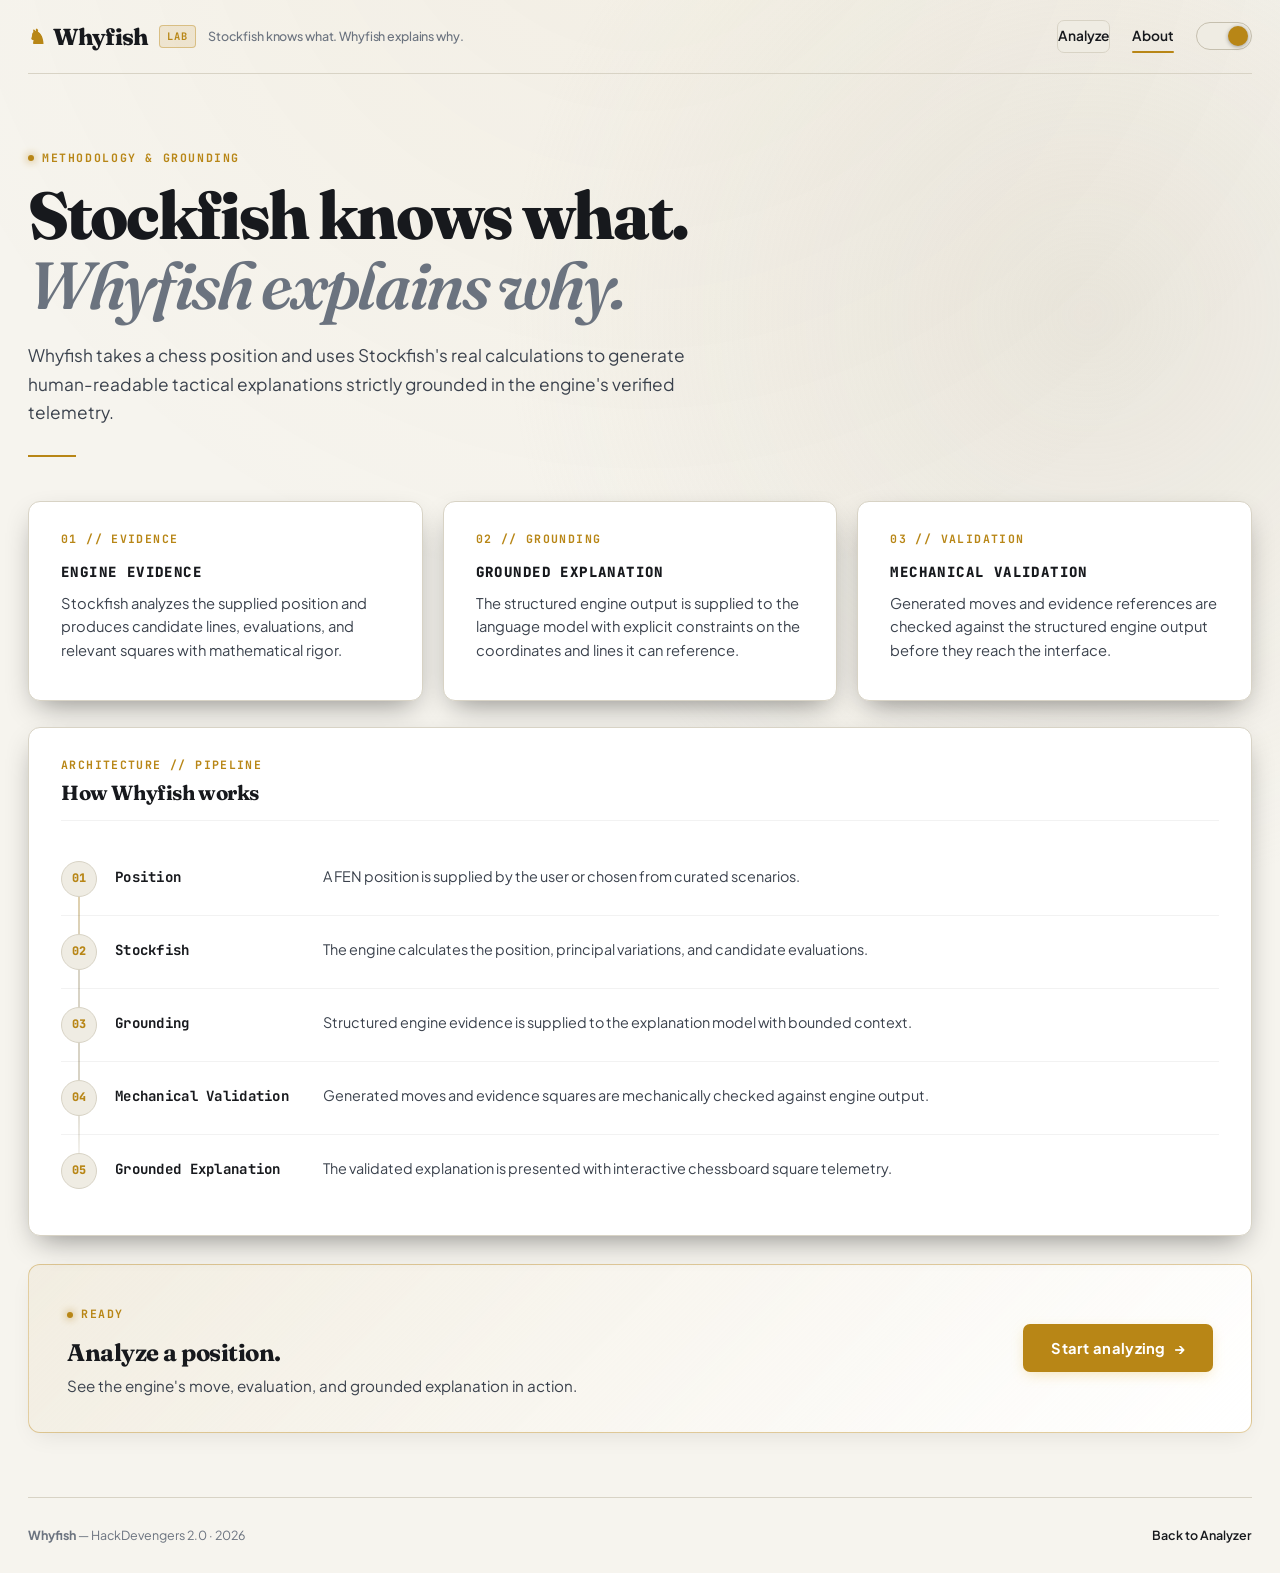
<file: about.html>
<!DOCTYPE html>
<html lang="en">

<head>
    <script>
        (function () {
            var savedTheme = localStorage.getItem("whyfish-theme");
            var theme = savedTheme || (window.matchMedia("(prefers-color-scheme: light)").matches ? "light" : "dark");
            document.documentElement.dataset.theme = theme;
        })();
    </script>
    <meta charset="UTF-8">
    <meta name="viewport" content="width=device-width, initial-scale=1.0">
    <title>Whyfish — About Methodology</title>

    <link rel="preconnect" href="https://fonts.googleapis.com">
    <link rel="preconnect" href="https://fonts.gstatic.com" crossorigin>
    <link rel="stylesheet" href="/style.css">
</head>

<body>

<div class="container">

    <header class="site-header">
        <div class="brand-group">
            <a href="/" class="brand">
                <span class="brand-mark">♞</span>
                Whyfish
            </a>
            <span class="brand-badge">Lab</span>
            <p class="tagline">Stockfish knows what. Whyfish explains why.</p>
        </div>

        <nav class="nav">
            <a href="/" class="nav-action-btn">
                <span>Analyze</span>
            </a>
            <a href="/about.html" class="active">About</a>
            <button role="switch" class="theme-toggle" id="theme-toggle" aria-checked="false" aria-label="Switch to light theme" type="button">
                <span class="theme-toggle__track">
                    <span class="theme-toggle__icon theme-toggle__icon--moon" aria-hidden="true">
                        <svg width="12" height="12" viewBox="0 0 24 24" fill="none" stroke="currentColor" stroke-width="2" stroke-linecap="round" stroke-linejoin="round">
                            <path d="M21 12.79A9 9 0 1 1 11.21 3 7 7 0 0 0 21 12.79z"></path>
                        </svg>
                    </span>
                    <span class="theme-toggle__icon theme-toggle__icon--sun" aria-hidden="true">
                        <svg width="12" height="12" viewBox="0 0 24 24" fill="none" stroke="currentColor" stroke-width="2" stroke-linecap="round" stroke-linejoin="round">
                            <circle cx="12" cy="12" r="5"></circle>
                            <line x1="12" y1="1" x2="12" y2="3"></line>
                            <line x1="12" y1="21" x2="12" y2="23"></line>
                            <line x1="4.22" y1="4.22" x2="5.64" y2="5.64"></line>
                            <line x1="18.36" y1="18.36" x2="19.78" y2="19.78"></line>
                            <line x1="1" y1="12" x2="3" y2="12"></line>
                            <line x1="21" y1="12" x2="23" y2="12"></line>
                            <line x1="4.22" y1="19.78" x2="5.64" y2="18.36"></line>
                            <line x1="18.36" y1="5.64" x2="19.78" y2="4.22"></line>
                        </svg>
                    </span>
                    <span class="theme-toggle__knob"></span>
                </span>
            </button>
        </nav>
    </header>

    <main>

        <section class="hero about-hero">
            <div class="hero-content">
                <div class="eyebrow">
                    METHODOLOGY & GROUNDING
                </div>

                <h1>
                    Stockfish knows what.
                    <span>Whyfish explains why.</span>
                </h1>

                <p>
                    Whyfish takes a chess position and uses Stockfish's real calculations to generate human-readable tactical explanations strictly grounded in the engine's verified telemetry.
                </p>

                <hr class="hero-rule">
            </div>
        </section>

        <!-- Three Core Principles -->
        <section class="about-grid">
            <article class="panel">
                <span class="section-number">
                    01 // EVIDENCE
                </span>
                <h2>
                    ENGINE EVIDENCE
                </h2>
                <p>
                    Stockfish analyzes the supplied position and produces candidate lines, evaluations, and relevant squares with mathematical rigor.
                </p>
            </article>

            <article class="panel">
                <span class="section-number">
                    02 // GROUNDING
                </span>
                <h2>
                    GROUNDED EXPLANATION
                </h2>
                <p>
                    The structured engine output is supplied to the language model with explicit constraints on the coordinates and lines it can reference.
                </p>
            </article>

            <article class="panel">
                <span class="section-number">
                    03 // VALIDATION
                </span>
                <h2>
                    MECHANICAL VALIDATION
                </h2>
                <p>
                    Generated moves and evidence references are checked against the structured engine output before they reach the interface.
                </p>
            </article>
        </section>

        <!-- Vertical Pipeline Timeline -->
        <section class="panel methodology">
            <div class="section-heading">
                <div>
                    <span class="section-number">
                        ARCHITECTURE // PIPELINE
                    </span>
                    <h2>
                        How Whyfish works
                    </h2>
                </div>
            </div>

            <ol class="pipeline">
                <li>
                    <div class="pipeline-step-node">01</div>
                    <strong>Position</strong>
                    <span>A FEN position is supplied by the user or chosen from curated scenarios.</span>
                </li>

                <li>
                    <div class="pipeline-step-node">02</div>
                    <strong>Stockfish</strong>
                    <span>The engine calculates the position, principal variations, and candidate evaluations.</span>
                </li>

                <li>
                    <div class="pipeline-step-node">03</div>
                    <strong>Grounding</strong>
                    <span>Structured engine evidence is supplied to the explanation model with bounded context.</span>
                </li>

                <li>
                    <div class="pipeline-step-node">04</div>
                    <strong>Mechanical Validation</strong>
                    <span>Generated moves and evidence squares are mechanically checked against engine output.</span>
                </li>

                <li>
                    <div class="pipeline-step-node">05</div>
                    <strong>Grounded Explanation</strong>
                    <span>The validated explanation is presented with interactive chessboard square telemetry.</span>
                </li>
            </ol>
        </section>

        <!-- Bottom Call to Action -->
        <section class="cta-panel">
            <div>
                <div class="eyebrow">
                    READY
                </div>
                <h2>
                    Analyze a position.
                </h2>
                <p>
                    See the engine's move, evaluation, and grounded explanation in action.
                </p>
            </div>

            <a href="/" class="btn-primary">
                <span>Start analyzing</span>
                <span aria-hidden="true">→</span>
            </a>
        </section>

    </main>

    <footer class="site-footer">
        <div>
            <strong>Whyfish</strong> — HackDevengers 2.0 · 2026
        </div>
        <div>
            <a href="/">Back to Analyzer</a>
        </div>
    </footer>

</div>

<script>
(function () {
    const toggleBtn = document.getElementById("theme-toggle");
    if (!toggleBtn) return;

    function syncToggleState(theme) {
        const isLight = theme === "light";
        toggleBtn.setAttribute("aria-checked", isLight ? "true" : "false");
        toggleBtn.setAttribute(
            "aria-label",
            isLight ? "Switch to dark theme" : "Switch to light theme"
        );
    }

    const currentTheme = document.documentElement.dataset.theme || "dark";
    syncToggleState(currentTheme);

    toggleBtn.addEventListener("click", () => {
        const activeTheme = document.documentElement.dataset.theme === "light" ? "light" : "dark";
        const nextTheme = activeTheme === "light" ? "dark" : "light";
        document.documentElement.dataset.theme = nextTheme;
        localStorage.setItem("whyfish-theme", nextTheme);
        syncToggleState(nextTheme);
    });

    window.matchMedia("(prefers-color-scheme: light)").addEventListener("change", (e) => {
        if (!localStorage.getItem("whyfish-theme")) {
            const newTheme = e.matches ? "light" : "dark";
            document.documentElement.dataset.theme = newTheme;
            syncToggleState(newTheme);
        }
    });
})();
</script>

</body>

</html>
</file>
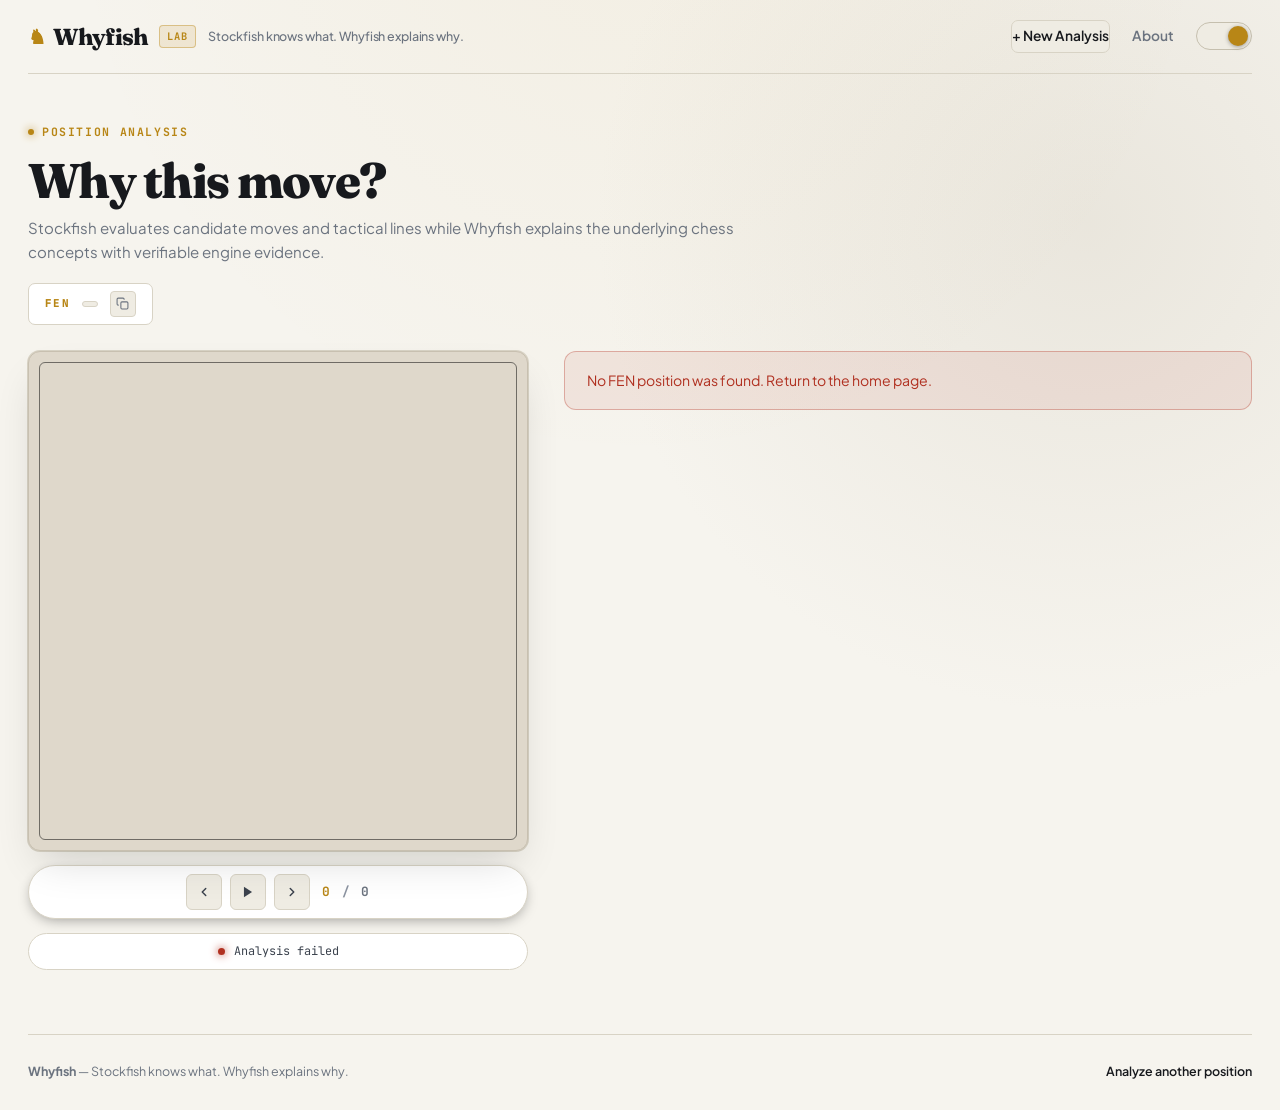
<file: analysis.html>
<!DOCTYPE html>
<html lang="en">

<head>
    <script>
        (function () {
            var savedTheme = localStorage.getItem("whyfish-theme");
            var theme = savedTheme || (window.matchMedia("(prefers-color-scheme: light)").matches ? "light" : "dark");
            document.documentElement.dataset.theme = theme;
        })();
    </script>
    <meta charset="UTF-8">
    <meta name="viewport" content="width=device-width, initial-scale=1.0">
    <title>Whyfish — Chess Position Analysis</title>

    <link rel="preconnect" href="https://fonts.googleapis.com">
    <link rel="preconnect" href="https://fonts.gstatic.com" crossorigin>
    <link rel="stylesheet" href="/style.css">
    <style>
        .is-hidden {
            display: none !important;
        }
    </style>
</head>

<body>

<div class="container">

    <header class="site-header">
        <div class="brand-group">
            <a href="/" class="brand">
                <span class="brand-mark">♞</span>
                Whyfish
            </a>
            <span class="brand-badge">Lab</span>
            <p class="tagline">Stockfish knows what. Whyfish explains why.</p>
        </div>

        <nav class="nav">
            <a href="/" class="nav-action-btn">
                <span>+ New Analysis</span>
            </a>
            <a href="/about.html">About</a>
            <button role="switch" class="theme-toggle" id="theme-toggle" aria-checked="false" aria-label="Switch to light theme" type="button">
                <span class="theme-toggle__track">
                    <span class="theme-toggle__icon theme-toggle__icon--moon" aria-hidden="true">
                        <svg width="12" height="12" viewBox="0 0 24 24" fill="none" stroke="currentColor" stroke-width="2" stroke-linecap="round" stroke-linejoin="round">
                            <path d="M21 12.79A9 9 0 1 1 11.21 3 7 7 0 0 0 21 12.79z"></path>
                        </svg>
                    </span>
                    <span class="theme-toggle__icon theme-toggle__icon--sun" aria-hidden="true">
                        <svg width="12" height="12" viewBox="0 0 24 24" fill="none" stroke="currentColor" stroke-width="2" stroke-linecap="round" stroke-linejoin="round">
                            <circle cx="12" cy="12" r="5"></circle>
                            <line x1="12" y1="1" x2="12" y2="3"></line>
                            <line x1="12" y1="21" x2="12" y2="23"></line>
                            <line x1="4.22" y1="4.22" x2="5.64" y2="5.64"></line>
                            <line x1="18.36" y1="18.36" x2="19.78" y2="19.78"></line>
                            <line x1="1" y1="12" x2="3" y2="12"></line>
                            <line x1="21" y1="12" x2="23" y2="12"></line>
                            <line x1="4.22" y1="19.78" x2="5.64" y2="18.36"></line>
                            <line x1="18.36" y1="5.64" x2="19.78" y2="4.22"></line>
                        </svg>
                    </span>
                    <span class="theme-toggle__knob"></span>
                </span>
            </button>
        </nav>
    </header>

    <main>

        <section class="analysis-header">
            <div class="eyebrow">
                POSITION ANALYSIS
            </div>

            <h1>
                Why this move?
            </h1>

            <p class="analysis-header-lead">
                Stockfish evaluates candidate moves and tactical lines while Whyfish explains the underlying chess concepts with verifiable engine evidence.
            </p>

            <div class="fen-container" id="fen-container">
                <span class="fen-label">FEN</span>
                <code id="fen-display" class="fen-display"></code>
                <button
                    id="copy-fen-btn"
                    class="fen-copy-btn"
                    type="button"
                    title="Copy FEN to clipboard"
                    aria-label="Copy FEN"
                >
                    <svg width="13" height="13" viewBox="0 0 24 24" fill="none" stroke="currentColor" stroke-width="2"><rect x="9" y="9" width="13" height="13" rx="2" ry="2"></rect><path d="M5 15H4a2 2 0 0 1-2-2V4a2 2 0 0 1 2-2h9a2 2 0 0 1 2 2v1"></path></svg>
                </button>
            </div>
        </section>

        <section class="analysis-layout">

            <!-- LEFT: CHESSBOARD -->
            <div class="board-panel">
                <div class="board-wrapper">
                    <div
                        id="chessboard"
                        class="chessboard"
                        aria-label="Chess board"
                        role="region"
                    ></div>
                </div>

                <div class="replay-controls" role="group" aria-label="Move replay navigation">
                    <button id="replay-prev" type="button" aria-label="Previous move" title="Previous move">
                        <!-- left arrow -->
                        <svg width="14" height="14" viewBox="0 0 24 24" fill="none" stroke="currentColor" stroke-width="2.5" stroke-linecap="round" stroke-linejoin="round" aria-hidden="true"><polyline points="15 18 9 12 15 6"></polyline></svg>
                    </button>
                    <button id="replay-play" type="button" aria-label="Play explanation" title="Auto-play moves">
                        <!-- play triangle -->
                        <svg width="14" height="14" viewBox="0 0 24 24" fill="currentColor" stroke="none" aria-hidden="true"><polygon points="5,3 19,12 5,21"></polygon></svg>
                    </button>
                    <button id="replay-pause" type="button" aria-label="Pause replay" title="Pause auto-play" hidden>
                        <!-- pause bars -->
                        <svg width="14" height="14" viewBox="0 0 24 24" fill="currentColor" stroke="none" aria-hidden="true"><rect x="6" y="4" width="4" height="16"></rect><rect x="14" y="4" width="4" height="16"></rect></svg>
                    </button>
                    <button id="replay-next" type="button" aria-label="Next move" title="Next move">
                        <!-- right arrow -->
                        <svg width="14" height="14" viewBox="0 0 24 24" fill="none" stroke="currentColor" stroke-width="2.5" stroke-linecap="round" stroke-linejoin="round" aria-hidden="true"><polyline points="9 18 15 12 9 6"></polyline></svg>
                    </button>
                    <span class="replay-counter" aria-live="polite">
                        <span id="replay-current">0</span>
                        <span class="replay-sep">/</span>
                        <span id="replay-total">0</span>
                    </span>
                </div>

                <div
                    id="board-status"
                    class="board-status status-analyzing"
                    role="status"
                    aria-live="polite"
                >
                    <span class="board-status-dot"></span>
                    <span id="board-status-text">Preparing position…</span>
                </div>
            </div>

            <!-- RIGHT: RESULTS & EXPLANATION -->
            <div class="results-panel">

                <!-- Loading State -->
                <div
                    id="analysis-pending"
                    class="loading-card"
                    role="status"
                    aria-live="polite"
                >
                    <div
                        id="thinking-orb"
                        class="thinking-orb"
                        aria-hidden="true"
                    ></div>

                    <div class="loading-content">
                        <strong>Analyzing position</strong>
                        <p>Stockfish is calculating candidate moves and verifying grounded evidence…</p>
                    </div>
                </div>

                <!-- Error State -->
                <div
                    id="analysis-error"
                    class="error-box is-hidden"
                    role="alert"
                ></div>

                <!-- Results Area -->
                <div
                    id="analysis-results"
                    class="is-hidden"
                >

                    <!-- Demo Position Contextual Eyebrow (when loaded from preset) -->
                    <div id="demo-badge" class="demo-context-badge is-hidden" aria-label="Demo position indicator">
                        <span class="demo-badge-tag">DEMO POSITION</span>
                        <span class="demo-badge-sep">·</span>
                        <span id="demo-badge-name" class="demo-badge-name"></span>
                    </div>

                    <!-- 1. WHAT: Engine Verdict -->
                    <section
                        id="eval-summary"
                        class="verdict-card card-verdict"
                        aria-label="Engine Verdict"
                    ></section>

                    <!-- Human Move Comparison (when available) -->
                    <section
                        id="human-comparison"
                        class="comparison-card card-comparison"
                        hidden
                        aria-label="Human Move Comparison"
                    ></section>

                    <!-- 2. WHY: Why It Matters -->
                    <section class="explanation-section" aria-label="Why It Matters">
                        <div class="section-header-group">
                            <div class="section-eyebrow" id="explanation-header">
                                WHY IT MATTERS
                            </div>
                            <h2>
                                The Explanation
                            </h2>
                            <p class="section-description">
                                Structured engine evidence cited in each step is mechanically validated against Stockfish's calculations.
                            </p>
                        </div>

                        <div
                            id="explanation-steps"
                            class="explanation-steps"
                        ></div>
                    </section>

                    <!-- 3. EVIDENCE: Engine Evidence -->
                    <section
                        id="engine-evidence"
                        class="evidence-section card-telemetry"
                        aria-label="Engine Evidence"
                    >
                        <div class="section-header-group">
                            <div class="section-eyebrow">
                                ENGINE EVIDENCE
                            </div>
                            <h2>
                                Verified Telemetry
                            </h2>
                            <p class="section-description">
                                Real calculated coordinates and move citations supporting this explanation.
                            </p>
                        </div>

                        <div
                            id="evidence-container"
                            class="evidence-grid"
                        ></div>
                    </section>

                </div>

            </div>

        </section>

    </main>

    <footer class="site-footer">
        <div>
            <strong>Whyfish</strong> — Stockfish knows what. Whyfish explains why.
        </div>
        <div>
            <a href="/">Analyze another position</a>
        </div>
    </footer>

</div>

<script type="module">
"use strict";

/* -----------------------------------------------------------------------
   Thinking Orb (Analysis Loading State)
----------------------------------------------------------------------- */

let thinkingOrb = null;

async function initThinkingOrb() {
    const orbElement = document.getElementById("thinking-orb");
    if (!orbElement) {
        return;
    }

    try {
        const { ThinkingOrb } = await import("https://esm.sh");
        if (typeof ThinkingOrb === "function") {
            const currentTheme = document.documentElement.dataset.theme === "light" ? "light" : "dark";
            thinkingOrb = new ThinkingOrb({
                element: orbElement,
                size: "avatar",
                theme: currentTheme
            });
            window.thinkingOrb = thinkingOrb;
            if (pending && !pending.classList.contains("is-hidden")) {
                thinkingOrb.setState?.("working");
            }
        } else {
            throw new Error("ThinkingOrb is not a constructor");
        }
    } catch (err) {
        console.warn("Thinking Orb unavailable:", err);
        // existing CSS fallback takes over — no user-facing error
        orbElement.classList.add("orb-fallback");
    }
}

/* -----------------------------------------------------------------------
   Session data
----------------------------------------------------------------------- */

const fen =
    (sessionStorage.getItem("fen") || "").trim();

const humanMove =
    (sessionStorage.getItem("human_move") || "").trim() || null;

/* -----------------------------------------------------------------------
   DOM Elements
----------------------------------------------------------------------- */

const chessboard =
    document.getElementById("chessboard");

const fenDisplay =
    document.getElementById("fen-display");

const copyFenBtn =
    document.getElementById("copy-fen-btn");

const boardStatus =
    document.getElementById("board-status");

const boardStatusText =
    document.getElementById("board-status-text");

const pending =
    document.getElementById("analysis-pending");

const errorBox =
    document.getElementById("analysis-error");

const results =
    document.getElementById("analysis-results");

const evalSummary =
    document.getElementById("eval-summary");

const humanComparison =
    document.getElementById("human-comparison");

const demoBadge =
    document.getElementById("demo-badge");

const demoBadgeName =
    document.getElementById("demo-badge-name");

function showDemoLabel(name) {
    if (!demoBadge || !demoBadgeName) return;

    let displayName = name;
    if (name.toLowerCase().includes("knight fork")) {
        displayName = "Tactical Fork";
    } else if (name.toLowerCase().includes("scholar's mate")) {
        displayName = "Scholar's Mate";
    } else if (name.toLowerCase().includes("fool's mate")) {
        displayName = "Fool's Mate";
    }
    demoBadgeName.textContent = displayName;
    demoBadge.classList.remove("is-hidden");
}

const presetName = sessionStorage.getItem("whyfish-preset-name");
if (presetName) {
    showDemoLabel(presetName);
    sessionStorage.removeItem("whyfish-preset-name");
}

const explanationHeader =
    document.getElementById("explanation-header");

const explanationSteps =
    document.getElementById("explanation-steps");

const evidenceContainer =
    document.getElementById("evidence-container");

const replayPrevBtn =
    document.getElementById("replay-prev");

const replayPlayBtn =
    document.getElementById("replay-play");

const replayPauseBtn =
    document.getElementById("replay-pause");

const replayNextBtn =
    document.getElementById("replay-next");

const replayCurrentSpan =
    document.getElementById("replay-current");

const replayTotalSpan =
    document.getElementById("replay-total");

/* -----------------------------------------------------------------------
   Client-side replay state
----------------------------------------------------------------------- */

let replayBoard = null;       // current replay position (2D array clone)
let currentReplayStep = -1;   // index of active explanation step (-1 = initial)
let replayAnimating = false;  // guard against concurrent animations
let explanationStepsData = [];
let autoPlayTimer = null;

/* -----------------------------------------------------------------------
   Chess pieces
----------------------------------------------------------------------- */

const PIECES = {
    "K": "♔",
    "Q": "♕",
    "R": "♖",
    "B": "♗",
    "N": "♘",
    "P": "♙",
    "k": "♚",
    "q": "♛",
    "r": "♜",
    "b": "♝",
    "n": "♞",
    "p": "♟"
};

/* -----------------------------------------------------------------------
   Board parser
----------------------------------------------------------------------- */

function parseFenBoard(fenString) {
    const fields = fenString.split(/\s+/);

    if (fields.length < 4) {
        throw new Error("Invalid FEN format.");
    }

    const placement = fields[0];
    const ranks = placement.split("/");

    if (ranks.length !== 8) {
        throw new Error("FEN must contain exactly 8 ranks.");
    }

    const board = [];

    for (let rankIndex = 0; rankIndex < 8; rankIndex++) {
        const rank = ranks[rankIndex];
        const row = [];

        for (const character of rank) {
            if (/[1-8]/.test(character)) {
                const emptyCount = Number(character);
                for (let i = 0; i < emptyCount; i++) {
                    row.push(null);
                }
            } else if (PIECES[character]) {
                row.push(character);
            } else {
                throw new Error("Invalid piece in FEN.");
            }
        }

        if (row.length !== 8) {
            throw new Error(`Invalid FEN rank ${8 - rankIndex}.`);
        }

        board.push(row);
    }

    return board;
}

/* -----------------------------------------------------------------------
   Board rendering
----------------------------------------------------------------------- */

function squareName(row, column) {
    const files = "abcdefgh";
    const rank = 8 - row;
    return files[column] + rank;
}

function renderBoard(boardData = null) {
    chessboard.replaceChildren();

    const board = boardData || replayBoard || parseFenBoard(fen);

    for (let row = 0; row < 8; row++) {
        for (let column = 0; column < 8; column++) {
            const square = document.createElement("div");
            const name = squareName(row, column);
            const isLight = (row + column) % 2 === 0;

            square.className = isLight
                ? "chess-square light"
                : "chess-square dark";

            square.dataset.square = name;

            const coordinate = document.createElement("span");
            coordinate.className = "square-coordinate";

            if (column === 0) {
                coordinate.textContent = String(8 - row);
                coordinate.classList.add("rank-coordinate");
                square.appendChild(coordinate);
            }

            if (row === 7) {
                const fileCoord = document.createElement("span");
                fileCoord.className = "square-coordinate file-coordinate";
                fileCoord.textContent = "abcdefgh"[column];
                square.appendChild(fileCoord);
            }

            const piece = board[row][column];
            if (piece) {
                const pieceElement = document.createElement("span");
                pieceElement.className = "piece chess-piece " + (piece === piece.toUpperCase()
                    ? "white-piece"
                    : "black-piece");
                pieceElement.textContent = PIECES[piece];
                square.appendChild(pieceElement);
            }

            chessboard.appendChild(square);
        }
    }
}

/* -----------------------------------------------------------------------
   Highlighting
----------------------------------------------------------------------- */

function clearHighlights() {
    chessboard
        .querySelectorAll(".evidence-square")
        .forEach((element) => {
            element.classList.remove("evidence-square");
        });
}

function highlightSquares(squares, activeCard = null) {
    clearHighlights();

    if (activeCard && explanationSteps) {
        explanationSteps
            .querySelectorAll(".explanation-step")
            .forEach((card) => card.classList.remove("is-active"));
        activeCard.classList.add("is-active");
    }

    if (!Array.isArray(squares)) {
        return;
    }

    for (const square of squares) {
        if (!/^[a-h][1-8]$/.test(square)) {
            continue;
        }

        const element = chessboard.querySelector(`[data-square="${square}"]`);
        if (element) {
            element.classList.add("evidence-square");
        }
    }
}

/* -----------------------------------------------------------------------
   UCI parsing & Move application
----------------------------------------------------------------------- */

function parseUciMove(moveUci) {
    if (typeof moveUci !== "string" || !/^[a-h][1-8][a-h][1-8][qrbn]?$/i.test(moveUci)) {
        return null;
    }
    const clean = moveUci.toLowerCase();
    const fromSquare = clean.slice(0, 2);
    const toSquare = clean.slice(2, 4);
    const promotion = clean.length === 5 ? clean[4] : null;

    const files = "abcdefgh";
    return {
        from: fromSquare,
        to: toSquare,
        promotion: promotion,
        fromCol: files.indexOf(fromSquare[0]),
        fromRow: 8 - parseInt(fromSquare[1], 10),
        toCol: files.indexOf(toSquare[0]),
        toRow: 8 - parseInt(toSquare[1], 10)
    };
}

function isWhite(piece) {
    return piece && piece === piece.toUpperCase();
}

function isCastling(piece, move) {
    if (!piece || piece.toLowerCase() !== "k") return false;
    return Math.abs(move.toCol - move.fromCol) === 2;
}

function moveCastlingRook(board, move) {
    if (move.toCol === 6) { // Kingside: rook from h to f
        const rook = board[move.fromRow][7];
        board[move.fromRow][5] = rook;
        board[move.fromRow][7] = null;
    } else if (move.toCol === 2) { // Queenside: rook from a to d
        const rook = board[move.fromRow][0];
        board[move.fromRow][3] = rook;
        board[move.fromRow][0] = null;
    }
}

function isEnPassant(piece, move, board) {
    if (!piece || piece.toLowerCase() !== "p") return false;
    return move.fromCol !== move.toCol && board[move.toRow][move.toCol] === null;
}

function removeEnPassantPawn(board, move) {
    board[move.fromRow][move.toCol] = null;
}

function applyMoveToBoard(board, move) {
    const next = board.map((row) => [...row]);
    const piece = next[move.fromRow][move.fromCol];
    if (!piece) return next;

    next[move.toRow][move.toCol] = move.promotion
        ? (isWhite(piece) ? move.promotion.toUpperCase() : move.promotion.toLowerCase())
        : piece;
    next[move.fromRow][move.fromCol] = null;

    if (isCastling(piece, move)) {
        moveCastlingRook(next, move);
    }

    if (isEnPassant(piece, move, board)) {
        removeEnPassantPawn(next, move);
    }

    return next;
}

/* -----------------------------------------------------------------------
   Piece animation
----------------------------------------------------------------------- */

function animatePieceMove(fromSquare, toSquare, onComplete, special = {}) {
    const fromEl = chessboard.querySelector(`[data-square="${fromSquare}"]`);
    const toEl = chessboard.querySelector(`[data-square="${toSquare}"]`);

    if (!fromEl || !toEl) {
        onComplete();
        return;
    }

    const pieceEl = fromEl.querySelector(".piece");
    if (!pieceEl) {
        onComplete();
        return;
    }

    if (window.matchMedia("(prefers-reduced-motion: reduce)").matches) {
        onComplete();
        return;
    }

    fromEl.classList.add("move-source");
    toEl.classList.add("move-dest");

    let capturedPieceEl = toEl.querySelector(".piece");
    if (special.enPassantSquare) {
        const epEl = chessboard.querySelector(`[data-square="${special.enPassantSquare}"]`);
        if (epEl) {
            capturedPieceEl = epEl.querySelector(".piece");
        }
    }

    if (capturedPieceEl) {
        capturedPieceEl.classList.add("is-captured");
    }

    let rookPieceEl = null;
    if (special.rookFrom && special.rookTo) {
        const rFromEl = chessboard.querySelector(`[data-square="${special.rookFrom}"]`);
        const rToEl = chessboard.querySelector(`[data-square="${special.rookTo}"]`);
        if (rFromEl && rToEl) {
            rookPieceEl = rFromEl.querySelector(".piece");
            if (rookPieceEl) {
                const rFromRect = rFromEl.getBoundingClientRect();
                const rToRect = rToEl.getBoundingClientRect();
                const rDx = rToRect.left - rFromRect.left;
                const rDy = rToRect.top - rFromRect.top;
                rookPieceEl.classList.add("is-moving");
                rookPieceEl.style.transform = `translate(${rDx}px, ${rDy}px)`;
            }
        }
    }

    const fromRect = fromEl.getBoundingClientRect();
    const toRect = toEl.getBoundingClientRect();
    const dx = toRect.left - fromRect.left;
    const dy = toRect.top - fromRect.top;

    pieceEl.classList.add("is-moving");
    pieceEl.style.transform = `translate(${dx}px, ${dy}px)`;

    let finished = false;
    const finish = () => {
        if (finished) return;
        finished = true;
        fromEl.classList.remove("move-source");
        toEl.classList.remove("move-dest");
        pieceEl.classList.remove("is-moving");
        pieceEl.style.transform = "";
        if (rookPieceEl) {
            rookPieceEl.classList.remove("is-moving");
            rookPieceEl.style.transform = "";
        }
        if (capturedPieceEl) {
            capturedPieceEl.remove();
        }
        onComplete();
    };

    pieceEl.addEventListener("transitionend", finish, { once: true });
    setTimeout(finish, 420);
}

/* -----------------------------------------------------------------------
   Step replay model
----------------------------------------------------------------------- */

function updateActiveCard(index) {
    const cards = explanationSteps.querySelectorAll(".explanation-step");
    cards.forEach((card, i) => {
        if (i === index) {
            card.classList.add("is-active");
            card.setAttribute("aria-pressed", "true");
        } else {
            card.classList.remove("is-active");
            card.setAttribute("aria-pressed", "false");
        }
    });
}

function updateReplayControls() {
    const total = explanationStepsData ? explanationStepsData.length : 0;
    if (replayTotalSpan) replayTotalSpan.textContent = String(total);
    // Show 0 at initial position (-1), otherwise 1-based step number
    if (replayCurrentSpan) replayCurrentSpan.textContent = currentReplayStep < 0 ? "0" : String(currentReplayStep + 1);

    const atStart = currentReplayStep < 0;
    const atEnd   = currentReplayStep >= total - 1;
    const busy    = replayAnimating;

    if (replayPrevBtn) {
        replayPrevBtn.disabled = atStart || busy;
    }
    if (replayNextBtn) {
        replayNextBtn.disabled = atEnd || busy;
    }
    if (replayPlayBtn) {
        replayPlayBtn.disabled = atEnd || busy;
    }
    if (replayPauseBtn) {
        replayPauseBtn.disabled = busy;
    }
}

function resetToInitialPosition() {
    if (replayAnimating) return;
    stopAutoPlay();
    replayBoard = parseFenBoard(fen);
    renderBoard(replayBoard);
    clearHighlights();
    currentReplayStep = -1;
    updateActiveCard(-1);
    updateReplayControls();
}

function replayStep(index, onFinish = null) {
    if (replayAnimating) return;
    if (!explanationStepsData || index < 0 || index >= explanationStepsData.length) {
        if (onFinish) onFinish();
        return;
    }

    const targetStep = explanationStepsData[index];
    const cards = explanationSteps.querySelectorAll(".explanation-step");
    const activeCard = cards[index] || null;

    let priorBoard = parseFenBoard(fen);
    for (let i = 0; i < index; i++) {
        const step = explanationStepsData[i];
        if (step && step.move_uci) {
            const parsed = parseUciMove(step.move_uci);
            if (parsed) {
                priorBoard = applyMoveToBoard(priorBoard, parsed);
            }
        }
    }

    renderBoard(priorBoard);
    clearHighlights();

    const move = parseUciMove(targetStep.move_uci);
    if (!move) {
        replayBoard = priorBoard;
        currentReplayStep = index;
        updateActiveCard(index);
        highlightSquares(targetStep.highlight_squares, activeCard);
        updateReplayControls();
        if (onFinish) onFinish();
        return;
    }

    const movingPiece = priorBoard[move.fromRow][move.fromCol];
    if (!movingPiece) {
        replayBoard = priorBoard;
        currentReplayStep = index;
        updateActiveCard(index);
        highlightSquares(targetStep.highlight_squares, activeCard);
        updateReplayControls();
        if (onFinish) onFinish();
        return;
    }

    const special = {};
    if (isCastling(movingPiece, move)) {
        if (move.toCol === 6) {
            special.rookFrom = isWhite(movingPiece) ? "h1" : "h8";
            special.rookTo = isWhite(movingPiece) ? "f1" : "f8";
        } else if (move.toCol === 2) {
            special.rookFrom = isWhite(movingPiece) ? "a1" : "a8";
            special.rookTo = isWhite(movingPiece) ? "d1" : "d8";
        }
    }

    if (isEnPassant(movingPiece, move, priorBoard)) {
        const files = "abcdefgh";
        special.enPassantSquare = files[move.toCol] + (8 - move.fromRow);
    }

    replayAnimating = true;
    updateReplayControls();

    animatePieceMove(move.from, move.to, () => {
        replayBoard = applyMoveToBoard(priorBoard, move);
        renderBoard(replayBoard);
        currentReplayStep = index;
        updateActiveCard(index);
        highlightSquares(targetStep.highlight_squares, activeCard);
        replayAnimating = false;
        updateReplayControls();
        if (onFinish) onFinish();
    }, special);
}

/* -----------------------------------------------------------------------
   Auto-play / Pause
----------------------------------------------------------------------- */

function showPlayButton() {
    if (replayPlayBtn)  replayPlayBtn.hidden  = false;
    if (replayPauseBtn) replayPauseBtn.hidden = true;
}

function showPauseButton() {
    if (replayPlayBtn)  replayPlayBtn.hidden  = true;
    if (replayPauseBtn) replayPauseBtn.hidden = false;
}

function stopAutoPlay() {
    if (autoPlayTimer !== null) {
        clearTimeout(autoPlayTimer);
        autoPlayTimer = null;
    }
    showPlayButton();
    updateReplayControls();
}

function startAutoPlay() {
    // If already at the last step, wrap back to the beginning
    if (currentReplayStep >= (explanationStepsData ? explanationStepsData.length - 1 : 0)) {
        resetToInitialPosition();
    }

    showPauseButton();
    updateReplayControls();

    function advance() {
        if (!explanationStepsData || explanationStepsData.length === 0) {
            stopAutoPlay();
            return;
        }
        if (currentReplayStep >= explanationStepsData.length - 1) {
            stopAutoPlay();
            return;
        }
        replayStep(currentReplayStep + 1, () => {
            if (autoPlayTimer !== null) {
                if (currentReplayStep < explanationStepsData.length - 1) {
                    autoPlayTimer = setTimeout(advance, 1000);
                } else {
                    stopAutoPlay();
                }
            }
        });
    }

    autoPlayTimer = setTimeout(advance, 200);
}


/* -----------------------------------------------------------------------
   UI state
----------------------------------------------------------------------- */

function setBoardStatus(text, type) {
    if (boardStatusText) {
        boardStatusText.textContent = text;
    } else {
        boardStatus.textContent = text;
    }
    boardStatus.className = `board-status status-${type}`;
}

function setLoading() {
    pending.dataset.visible = "true";
    pending.classList.remove("is-hidden");
    errorBox.classList.add("is-hidden");
    results.classList.add("is-hidden");
    setBoardStatus("Stockfish analysis in progress…", "analyzing");
    thinkingOrb?.setState?.("working");
}

function setError(message) {
    thinkingOrb?.setState?.("idle");
    pending.dataset.visible = "false";
    pending.classList.add("is-hidden");
    results.classList.add("is-hidden");
    errorBox.classList.remove("is-hidden");
    errorBox.textContent = message;
    setBoardStatus("Analysis failed", "error");
}

function setSuccess() {
    thinkingOrb?.setState?.("idle");
    pending.dataset.visible = "false";
    pending.classList.add("is-hidden");
    errorBox.classList.add("is-hidden");
    results.classList.remove("is-hidden");
    setBoardStatus("Analysis grounded in Stockfish", "ready");
}

/* -----------------------------------------------------------------------
   Formatting
----------------------------------------------------------------------- */

function formatEvaluation(cp) {
    if (typeof cp !== "number" || !Number.isFinite(cp)) {
        return "—";
    }

    // python-chess encodes forced mate using mate_score=100000
    if (cp >= 90000) {
        const moves = Math.max(1, 100000 - cp);
        return `+M${moves}`;
    }
    if (cp <= -90000) {
        const moves = Math.max(1, 100000 + cp);
        return `-M${moves}`;
    }

    const pawns = cp / 100;
    return (pawns >= 0 ? "+" : "") + pawns.toFixed(2);
}

/* -----------------------------------------------------------------------
   1. WHAT: Engine Verdict Rendering
----------------------------------------------------------------------- */

function renderEvaluation(data) {
    evalSummary.replaceChildren();

    const header = document.createElement("div");
    header.className = "verdict-header";

    const eyebrow = document.createElement("span");
    eyebrow.className = "verdict-eyebrow";
    eyebrow.textContent = "ENGINE VERDICT";

    const sourceBadge = document.createElement("span");
    sourceBadge.className = "verdict-source-badge";
    sourceBadge.textContent = (data.engine_source || "stockfish").toUpperCase();

    header.append(eyebrow, sourceBadge);

    const statsGrid = document.createElement("div");
    statsGrid.className = "verdict-stats-grid";

    // Best Move Stat
    const moveStat = document.createElement("div");
    moveStat.className = "verdict-stat";
    const moveLabel = document.createElement("span");
    moveLabel.className = "verdict-stat-label";
    moveLabel.textContent = "BEST MOVE";
    const moveVal = document.createElement("div");
    moveVal.className = "verdict-move-val";
    moveVal.textContent = data.best_move || "—";
    moveStat.append(moveLabel, moveVal);

    // Evaluation Stat
    const evalStat = document.createElement("div");
    evalStat.className = "verdict-stat";
    const evalLabel = document.createElement("span");
    evalLabel.className = "verdict-stat-label";
    evalLabel.textContent = "EVALUATION";
    const evalVal = document.createElement("div");
    evalVal.className = "verdict-eval-val";
    evalVal.textContent = formatEvaluation(data.eval_cp);
    evalStat.append(evalLabel, evalVal);

    statsGrid.append(moveStat, evalStat);

    // Verdict Footer
    const footer = document.createElement("div");
    footer.className = "verdict-footer";

    const note = document.createElement("span");
    note.className = "verdict-explanation-note";
    note.textContent = "Stockfish's top evaluated continuation from this position.";

    const perspective = document.createElement("span");
    perspective.className = "verdict-perspective-note";
    perspective.textContent = "Evaluation is shown from the side-to-move perspective.";

    footer.append(note, perspective);

    evalSummary.append(header, statsGrid, footer);
}

/* -----------------------------------------------------------------------
   Human move comparison
----------------------------------------------------------------------- */

function renderHumanComparison(comparison) {
    humanComparison.replaceChildren();

    if (!comparison) {
        humanComparison.hidden = true;
        if (evalSummary) evalSummary.hidden = false;
        return;
    }

    humanComparison.hidden = false;
    if (evalSummary) evalSummary.hidden = true;

    const header = document.createElement("div");
    header.className = "comparison-header";

    const eyebrow = document.createElement("span");
    eyebrow.className = "comparison-eyebrow";
    eyebrow.textContent = "HUMAN MOVE COMPARISON";

    header.appendChild(eyebrow);

    const duel = document.createElement("div");
    duel.className = "comparison-duel";

    // Human move box ("The Question")
    const humanBox = document.createElement("div");
    humanBox.className = "comparison-box is-human";

    const humanTitle = document.createElement("span");
    humanTitle.className = "comparison-box-title";
    humanTitle.textContent = "YOUR MOVE";

    const humanMoveVal = document.createElement("span");
    humanMoveVal.className = "comparison-box-move";
    humanMoveVal.textContent = comparison.human_move || "—";

    const humanEvalVal = document.createElement("span");
    humanEvalVal.className = "comparison-box-eval";

    if (comparison.human_eval_cp <= -90000) {
        const moves = Math.max(1, 100000 + comparison.human_eval_cp);
        humanEvalVal.textContent = `Mated in ${moves} (${formatEvaluation(comparison.human_eval_cp)})`;
    } else if (comparison.human_eval_cp >= 90000) {
        const moves = Math.max(1, 100000 - comparison.human_eval_cp);
        humanEvalVal.textContent = `Mate in ${moves} (${formatEvaluation(comparison.human_eval_cp)})`;
    } else {
        humanEvalVal.textContent = formatEvaluation(comparison.human_eval_cp);
    }
    humanBox.append(humanTitle, humanMoveVal, humanEvalVal);

    // Center Evaluation Swing
    let isMate = false;
    let swingValText = "";

    if (comparison.human_eval_cp <= -90000 && comparison.best_eval_cp > -90000) {
        const moves = Math.max(1, 100000 + comparison.human_eval_cp);
        swingValText = `Allows forced mate in ${moves}`;
        isMate = true;
    } else if (comparison.best_eval_cp >= 90000 && comparison.human_eval_cp < 90000) {
        const moves = Math.max(1, 100000 - comparison.best_eval_cp);
        swingValText = `Missed forced mate in ${moves}`;
        isMate = true;
    } else if (Math.abs(comparison.human_eval_cp) >= 90000 || Math.abs(comparison.best_eval_cp) >= 90000) {
        swingValText = "Decisive mate swing";
        isMate = true;
    } else {
        const swingPawns = Math.abs(comparison.eval_swing_cp ?? 0) / 100;
        if (comparison.eval_swing_cp === 0) {
            swingValText = "0.0 pawns";
        } else {
            swingValText = `−${swingPawns.toFixed(1)} pawns`;
        }
    }

    let swingClass = "eval-swing--neutral";
    if (isMate) {
        swingClass = "eval-swing--red";
    } else {
        const swingMagnitude = Math.abs((comparison.eval_swing_cp ?? 0) / 100);
        if (swingMagnitude < 0.5) {
            swingClass = "eval-swing--neutral";
        } else if (swingMagnitude <= 1.5) {
            swingClass = "eval-swing--amber";
        } else {
            swingClass = "eval-swing--red";
        }
    }

    const centerSwing = document.createElement("div");
    centerSwing.className = `comparison-center-swing ${swingClass}`;

    const leftArrow = document.createElement("span");
    leftArrow.className = "comparison-swing-arrow";
    leftArrow.setAttribute("aria-hidden", "true");
    leftArrow.textContent = "←";

    const swingBadge = document.createElement("div");
    swingBadge.className = "comparison-swing-badge";

    const swingLabel = document.createElement("span");
    swingLabel.className = "comparison-swing-label";
    swingLabel.textContent = "EVALUATION SWING";

    const swingVal = document.createElement("span");
    swingVal.className = `comparison-swing-val ${swingClass}`;
    swingVal.textContent = swingValText;

    swingBadge.append(swingLabel, swingVal);

    const rightArrow = document.createElement("span");
    rightArrow.className = "comparison-swing-arrow";
    rightArrow.setAttribute("aria-hidden", "true");
    rightArrow.textContent = "→";

    centerSwing.append(leftArrow, swingBadge, rightArrow);

    // Engine best move box ("The Answer")
    const bestBox = document.createElement("div");
    bestBox.className = "comparison-box is-engine";

    const bestTitle = document.createElement("span");
    bestTitle.className = "comparison-box-title";
    bestTitle.textContent = "BEST MOVE";

    const bestMoveVal = document.createElement("span");
    bestMoveVal.className = "comparison-box-move";
    bestMoveVal.textContent = comparison.best_move || "—";

    const bestEvalVal = document.createElement("span");
    bestEvalVal.className = "comparison-box-eval";

    if (comparison.best_eval_cp >= 90000) {
        const moves = Math.max(1, 100000 - comparison.best_eval_cp);
        bestEvalVal.textContent = `Mate in ${moves} (${formatEvaluation(comparison.best_eval_cp)})`;
    } else if (comparison.best_eval_cp <= -90000) {
        const moves = Math.max(1, 100000 + comparison.best_eval_cp);
        bestEvalVal.textContent = `Mated in ${moves} (${formatEvaluation(comparison.best_eval_cp)})`;
    } else {
        bestEvalVal.textContent = formatEvaluation(comparison.best_eval_cp);
    }
    bestBox.append(bestTitle, bestMoveVal, bestEvalVal);

    duel.append(humanBox, centerSwing, bestBox);
    humanComparison.append(header, duel);
}

/* -----------------------------------------------------------------------
   2. WHY: Explanation Steps
----------------------------------------------------------------------- */

function renderSteps(steps) {
    explanationSteps.replaceChildren();
    clearHighlights();

    explanationStepsData = Array.isArray(steps) ? steps : [];
    replayBoard = parseFenBoard(fen);
    currentReplayStep = -1;
    updateReplayControls();

    if (!Array.isArray(steps) || steps.length === 0) {
        const empty = document.createElement("p");
        empty.className = "muted";
        empty.textContent = "No verifiable explanation steps were produced for this position.";
        explanationSteps.appendChild(empty);
        return;
    }

    steps.forEach((step, index) => {
        const card = document.createElement("article");
        const stepNum = index + 1;
        card.className = `explanation-step card-step-${String(stepNum).padStart(2, "0")}`;
        card.tabIndex = 0;
        card.setAttribute("role", "button");
        card.setAttribute("aria-label", `Step ${stepNum}`);

        const number = document.createElement("div");
        number.className = "step-number";
        number.textContent = String(stepNum).padStart(2, "0");

        const content = document.createElement("div");
        content.className = "step-content";

        const topLine = document.createElement("div");
        topLine.className = "step-top-line";

        if (step.move_uci) {
            const badge = document.createElement("span");
            badge.className = "step-move-badge";
            badge.textContent = step.move_uci;
            topLine.appendChild(badge);
        }

        const squares = Array.isArray(step.highlight_squares)
            ? step.highlight_squares
            : [];

        if (squares.length > 0) {
            const squaresRow = document.createElement("div");
            squaresRow.className = "step-squares-row";

            const label = document.createElement("span");
            label.className = "step-squares-label";
            label.textContent = "Squares:";
            squaresRow.appendChild(label);

            squares.forEach((sq) => {
                const badge = document.createElement("span");
                badge.className = "square-badge";
                badge.textContent = sq;
                squaresRow.appendChild(badge);
            });

            topLine.appendChild(squaresRow);
        }

        if (topLine.children.length > 0) {
            content.appendChild(topLine);
        }

        const text = document.createElement("p");
        text.className = "step-text";
        text.textContent = typeof step.text === "string" ? step.text : "";
        content.appendChild(text);

        card.append(number, content);

        const triggerReplay = () => {
            stopAutoPlay();
            replayStep(index);
        };

        card.addEventListener("click", triggerReplay);
        card.addEventListener("keydown", (e) => {
            if (e.key === "Enter" || e.key === " ") {
                e.preventDefault();
                triggerReplay();
            }
        });

        explanationSteps.appendChild(card);
    });
}

/* -----------------------------------------------------------------------
   3. EVIDENCE: Engine Evidence Telemetry
----------------------------------------------------------------------- */

function renderEvidence(data) {
    evidenceContainer.replaceChildren();

    // 1. Engine Source
    const sourceItem = document.createElement("div");
    sourceItem.className = "evidence-item";
    const sourceLabel = document.createElement("span");
    sourceLabel.className = "evidence-item-label";
    sourceLabel.textContent = "Engine Source";
    const sourceVal = document.createElement("span");
    sourceVal.className = "evidence-item-value";
    sourceVal.textContent = data.engine_source === "stockfish"
        ? "Stockfish"
        : (data.engine_source || "Stockfish");
    sourceItem.append(sourceLabel, sourceVal);

    // 2. Best Move
    const moveItem = document.createElement("div");
    moveItem.className = "evidence-item";
    const moveLabel = document.createElement("span");
    moveLabel.className = "evidence-item-label";
    moveLabel.textContent = "Preferred Move";
    const moveVal = document.createElement("span");
    moveVal.className = "evidence-item-value";
    moveVal.textContent = data.best_move || "—";
    moveItem.append(moveLabel, moveVal);

    // 3. Evaluation
    const evalItem = document.createElement("div");
    evalItem.className = "evidence-item";
    const evalLabel = document.createElement("span");
    evalLabel.className = "evidence-item-label";
    evalLabel.textContent = "Evaluation (cp)";
    const evalVal = document.createElement("span");
    evalVal.className = "evidence-item-value";
    if (data.eval_cp >= 90000) {
        const moves = Math.max(1, 100000 - data.eval_cp);
        evalVal.textContent = `+M${moves} (Mate in ${moves})`;
    } else if (data.eval_cp <= -90000) {
        const moves = Math.max(1, 100000 + data.eval_cp);
        evalVal.textContent = `-M${moves} (Mated in ${moves})`;
    } else {
        evalVal.textContent = `${formatEvaluation(data.eval_cp)} (${data.eval_cp ?? 0} cp)`;
    }
    evalItem.append(evalLabel, evalVal);

    // 4. Unique Verified Key Squares
    const allSquares = [];
    if (Array.isArray(data.explanation_steps)) {
        data.explanation_steps.forEach((s) => {
            if (Array.isArray(s.highlight_squares)) {
                s.highlight_squares.forEach((sq) => {
                    if (!allSquares.includes(sq)) {
                        allSquares.push(sq);
                    }
                });
            }
        });
    }

    const squaresItem = document.createElement("div");
    squaresItem.className = "evidence-item";
    const squaresLabel = document.createElement("span");
    squaresLabel.className = "evidence-item-label";
    squaresLabel.textContent = "Verified Squares";
    const squaresList = document.createElement("div");
    squaresList.className = "evidence-squares-list";

    if (allSquares.length > 0) {
        allSquares.forEach((sq) => {
            const b = document.createElement("span");
            b.className = "square-badge";
            b.textContent = sq;
            squaresList.appendChild(b);
        });
    } else {
        const none = document.createElement("span");
        none.className = "muted";
        none.textContent = "None cited";
        squaresList.appendChild(none);
    }
    squaresItem.append(squaresLabel, squaresList);

    // 5. Continuation Move Citations
    const citedMoves = [];
    if (Array.isArray(data.explanation_steps)) {
        data.explanation_steps.forEach((s) => {
            if (s.move_uci && !citedMoves.includes(s.move_uci)) {
                citedMoves.push(s.move_uci);
            }
        });
    }

    if (citedMoves.length > 0) {
        const movesItem = document.createElement("div");
        movesItem.className = "evidence-item";
        const movesLabel = document.createElement("span");
        movesLabel.className = "evidence-item-label";
        movesLabel.textContent = "Cited Moves";
        const movesList = document.createElement("div");
        movesList.className = "evidence-squares-list";
        citedMoves.forEach((mv) => {
            const b = document.createElement("span");
            b.className = "step-move-badge";
            b.textContent = mv;
            movesList.appendChild(b);
        });
        movesItem.append(movesLabel, movesList);
        evidenceContainer.append(sourceItem, moveItem, evalItem, squaresItem, movesItem);
    } else {
        evidenceContainer.append(sourceItem, moveItem, evalItem, squaresItem);
    }
}

/* -----------------------------------------------------------------------
   Copy FEN helper
----------------------------------------------------------------------- */

if (copyFenBtn) {
    copyFenBtn.addEventListener("click", async () => {
        if (!fen) return;
        try {
            await navigator.clipboard.writeText(fen);
            copyFenBtn.innerHTML = `<svg width="13" height="13" viewBox="0 0 24 24" fill="none" stroke="#3fb950" stroke-width="2.5"><polyline points="20 6 9 17 4 12"></polyline></svg>`;
            setTimeout(() => {
                copyFenBtn.innerHTML = `<svg width="13" height="13" viewBox="0 0 24 24" fill="none" stroke="currentColor" stroke-width="2"><rect x="9" y="9" width="13" height="13" rx="2" ry="2"></rect><path d="M5 15H4a2 2 0 0 1-2-2V4a2 2 0 0 1 2-2h9a2 2 0 0 1 2 2v1"></path></svg>`;
            }, 1600);
        } catch (e) {
            console.warn("Could not copy FEN to clipboard:", e);
        }
    });
}

/* -----------------------------------------------------------------------
   API
----------------------------------------------------------------------- */

async function analyzePosition() {
    if (!fen) {
        setError("No position was selected. Return to the home page.");
        return;
    }

    setLoading();

    try {
        const response = await fetch("/api/analyze", {
            method: "POST",
            headers: {
                "Content-Type": "application/json"
            },
            body: JSON.stringify({
                fen: fen,
                human_move: humanMove
            })
        });

        let body = null;
        try {
            body = await response.json();
        } catch (_) {
            body = null;
        }

        if (!response.ok) {
            let detail = `HTTP ${response.status}`;
            if (body && typeof body.detail === "string") {
                detail = body.detail;
            }
            setError(`Analysis failed (${response.status}): ${detail}`);
            return;
        }

        if (!body || typeof body !== "object") {
            setError("The analysis server returned an invalid response.");
            return;
        }

        if (body.engine_source && body.engine_source !== "stockfish") {
            setError("Analysis did not come from Stockfish. The result was rejected.");
            return;
        }

        renderEvaluation(body);
        renderHumanComparison(body.human_move_comparison);

        const currentHumanMove = (body.human_move_comparison && body.human_move_comparison.human_move) || humanMove;
        const currentBestMove = (body.human_move_comparison && body.human_move_comparison.best_move) || body.best_move;

        if (explanationHeader) {
            const sectionTitle = (body.human_move_comparison && currentHumanMove)
                ? `WHY ${currentBestMove.toUpperCase()} IS BETTER THAN ${currentHumanMove.toUpperCase()}`
                : 'WHY THIS MOVE MATTERS';
            explanationHeader.textContent = sectionTitle;
        }

        renderSteps(body.explanation_steps);
        renderEvidence(body);
        setSuccess();

    } catch (error) {
        console.error("Whyfish analysis error:", error);
        setError("Could not reach the Whyfish server. Make sure the server is running.");
    }
}

/* -----------------------------------------------------------------------
   Initialize
----------------------------------------------------------------------- */

async function initialize() {
    setLoading();
    await initThinkingOrb();

    if (!fen) {
        setError("No FEN position was found. Return to the home page.");
        return;
    }

    fenDisplay.textContent = fen;

    try {
        renderBoard();
    } catch (error) {
        console.error("Board rendering error:", error);
        setError(error.message || "Could not render the chessboard.");
        return;
    }

    if (replayPrevBtn) {
        replayPrevBtn.addEventListener("click", () => {
            if (replayAnimating) return;
            stopAutoPlay();
            if (currentReplayStep > 0) {
                replayStep(currentReplayStep - 1);
            } else if (currentReplayStep === 0) {
                resetToInitialPosition();
            }
        });
    }

    if (replayNextBtn) {
        replayNextBtn.addEventListener("click", () => {
            if (replayAnimating) return;
            stopAutoPlay();
            if (explanationStepsData && currentReplayStep < explanationStepsData.length - 1) {
                replayStep(currentReplayStep + 1);
            }
        });
    }

    if (replayPlayBtn) {
        replayPlayBtn.addEventListener("click", () => {
            if (replayAnimating) return;
            startAutoPlay();
        });
    }

    if (replayPauseBtn) {
        replayPauseBtn.addEventListener("click", () => {
            stopAutoPlay();
        });
    }

    await analyzePosition();
}

initialize();
</script>

<script>
(function () {
    const toggleBtn = document.getElementById("theme-toggle");
    if (!toggleBtn) return;

    function syncToggleState(theme) {
        const isLight = theme === "light";
        toggleBtn.setAttribute("aria-checked", isLight ? "true" : "false");
        toggleBtn.setAttribute(
            "aria-label",
            isLight ? "Switch to dark theme" : "Switch to light theme"
        );
    }

    const currentTheme = document.documentElement.dataset.theme || "dark";
    syncToggleState(currentTheme);

    toggleBtn.addEventListener("click", () => {
        const activeTheme = document.documentElement.dataset.theme === "light" ? "light" : "dark";
        const nextTheme = activeTheme === "light" ? "dark" : "light";
        document.documentElement.dataset.theme = nextTheme;
        localStorage.setItem("whyfish-theme", nextTheme);
        syncToggleState(nextTheme);

        if (window.thinkingOrb && typeof window.thinkingOrb.setTheme === "function") {
            window.thinkingOrb.setTheme(nextTheme);
        }
    });

    window.matchMedia("(prefers-color-scheme: light)").addEventListener("change", (e) => {
        if (!localStorage.getItem("whyfish-theme")) {
            const newTheme = e.matches ? "light" : "dark";
            document.documentElement.dataset.theme = newTheme;
            syncToggleState(newTheme);
            if (window.thinkingOrb && typeof window.thinkingOrb.setTheme === "function") {
                window.thinkingOrb.setTheme(newTheme);
            }
        }
    });
})();
</script>

</body>
</html>
</file>
<file: style.css>
/* ==========================================================================
   Whyfish — Grounded Chess Analysis Styling
   Tone: Intelligent, precise, technical, chess-native, calm, trustworthy.
   Identity: "Stockfish knows what. Whyfish explains why."
   ========================================================================== */

@import url('https://fonts.googleapis.com/css2?family=Fraunces:ital,opsz,wght@0,9..144,600..900;1,9..144,600..900&family=JetBrains+Mono:wght@400;500;600;700;800&family=Plus+Jakarta+Sans:wght@400;500;600;700;800&display=swap');

:root {
    /* --- Core Typography Rules --- */
    --font-editorial: 'Fraunces', Georgia, serif;
    --font-ui: 'Plus Jakarta Sans', -apple-system, BlinkMacSystemFont, 'Segoe UI', Roboto, sans-serif;
    --font-mono: 'JetBrains Mono', ui-monospace, SFMono-Regular, Menlo, Consolas, monospace;

    /* --- Precise Laboratory Palette --- */
    --bg: #090c11;
    --bg-alt: #0d121a;
    --surface: #10151e;
    --surface-2: #161e2b;
    --surface-raised: #1c2637;
    --surface-hover: #1f2a3c;
    
    --border: rgba(255, 255, 255, 0.08);
    --border-subtle: rgba(255, 255, 255, 0.04);
    --border-strong: rgba(255, 255, 255, 0.14);

    /* --- Decisive Gold Accents --- */
    --accent: #e5b842;
    --accent-hover: #f3c759;
    --accent-dim: rgba(229, 184, 66, 0.12);
    --accent-border: rgba(229, 184, 66, 0.38);
    --accent-strong: rgba(229, 184, 66, 0.85);

    /* --- Text Hierarchy --- */
    --text: #f2f5f8;
    --text-secondary: #c0c7d2;
    --muted: #8491a2;
    --muted-dim: #5c6878;

    /* --- Telemetry & Semantic Status --- */
    --danger: #f85149;
    --danger-soft: rgba(248, 81, 73, 0.10);
    --danger-border: rgba(248, 81, 73, 0.35);

    --success: #3fb950;
    --success-soft: rgba(63, 185, 80, 0.10);
    --success-border: rgba(63, 185, 80, 0.35);

    /* --- Chessboard Geometry & Wood Tones --- */
    --board-light: #ded4c0;
    --board-dark: #b2854b;
    --board-frame: #12151b;
    --board-border: #232b38;
    --piece-shadow: 0 1px 3px rgba(0, 0, 0, 0.5);
    --btn-primary-text: #090c11;

    /* --- Layout & Dimensions --- */
    --radius: 12px;
    --radius-sm: 7px;
    --radius-full: 9999px;
    --max-width: 1280px;

    /* --- Motion Easing & Timing --- */
    --ease-out-expo: cubic-bezier(0.16, 1, 0.3, 1);
    --ease-standard: cubic-bezier(0.2, 0, 0, 1);
    --transition-micro: 140ms var(--ease-standard);
    --transition-comp: 220ms var(--ease-standard);
}

/* ------------------------------------------------------------------
   Light Theme (Warm Editorial Chess-Native)
------------------------------------------------------------------ */

html[data-theme="light"] {
    /* --- Editorial Palette (Light) --- */
    --bg: #f6f4ee;
    --bg-alt: #ede8dc;
    --surface: #ffffff;
    --surface-2: #efece3;
    --surface-raised: #e7e3d6;
    --surface-hover: #e2dccf;

    --border: #d8d3c5;
    --border-subtle: rgba(0, 0, 0, 0.05);
    --border-strong: #c5bfae;

    /* --- Warm Editorial Gold / Amber --- */
    --accent: #b88616;
    --accent-hover: #9c710f;
    --accent-dim: rgba(184, 134, 22, 0.12);
    --accent-border: rgba(184, 134, 22, 0.40);
    --accent-strong: rgba(184, 134, 22, 0.88);

    /* --- Text Hierarchy --- */
    --text: #17191d;
    --text-secondary: #3b424d;
    --muted: #6b737f;
    --muted-dim: #8b93a0;

    /* --- Telemetry & Semantic Status --- */
    --danger: #b03020;
    --danger-soft: rgba(176, 48, 32, 0.08);
    --danger-border: rgba(176, 48, 32, 0.32);

    --success: #1e7e44;
    --success-soft: rgba(30, 126, 68, 0.08);
    --success-border: rgba(30, 126, 68, 0.32);

    /* --- Chessboard Geometry & Wood Tones (Light) --- */
    --board-light: #f0d9b5;
    --board-dark: #b58863;
    --board-frame: #dfd8cb;
    --board-border: #c8c0b0;

    --piece-shadow: 0 1px 2px rgba(0, 0, 0, 0.25);
    --btn-primary-text: #ffffff;
}

/* ------------------------------------------------------------------
   Reset & Accessibility Defaults
------------------------------------------------------------------ */

[hidden],
.is-hidden {
    display: none !important;
}

*,
*::before,
*::after {
    box-sizing: border-box;
}

html {
    scroll-behavior: smooth;
    background-color: var(--bg);
}

body {
    margin: 0;
    background:
        radial-gradient(circle at 50% -10%, rgba(229, 184, 66, 0.07), transparent 42%),
        radial-gradient(circle at 85% 20%, rgba(22, 30, 43, 0.4), transparent 35%),
        var(--bg);
    color: var(--text);
    font-family: var(--font-ui);
    line-height: 1.6;
    -webkit-font-smoothing: antialiased;
    -moz-osx-font-smoothing: grayscale;
    min-height: 100vh;
}

html[data-theme="light"] body {
    background:
        radial-gradient(circle at 50% -10%, rgba(184, 134, 22, 0.05), transparent 42%),
        radial-gradient(circle at 85% 20%, rgba(215, 209, 195, 0.4), transparent 35%),
        var(--bg);
}

/* Theme Transitions (Targeted per element, not global) */
body,
.site-header,
.site-footer,
.panel,
.position-setup,
.presets,
.btn-preset,
.preset-chip,
.loading-card,
.verdict-card,
.comparison-card,
.comparison-box,
.explanation-step,
.explanation-card,
.evidence-item,
.fen-container,
.pipeline li,
.replay-controls,
.cta-panel,
input,
textarea {
    transition:
        background-color 220ms ease,
        border-color 220ms ease,
        color 220ms ease,
        box-shadow 220ms ease;
}

::selection {
    background: var(--accent);
    color: var(--bg);
}

a {
    color: inherit;
    text-decoration: none;
    transition: color var(--transition-micro);
}

button,
input,
textarea {
    font: inherit;
}

button {
    cursor: pointer;
    border: none;
    background: transparent;
}

:focus-visible {
    outline: 2px solid var(--accent);
    outline-offset: 2px;
}

.container {
    width: min(calc(100% - 56px), var(--max-width));
    margin: 0 auto;
}

/* ------------------------------------------------------------------
   Global Page Entrance Animations (< 700ms total budget)
------------------------------------------------------------------ */

@keyframes entranceFadeDown {
    from {
        opacity: 0;
        transform: translateY(-8px);
    }
    to {
        opacity: 1;
        transform: translateY(0);
    }
}

@keyframes entranceFadeUp {
    from {
        opacity: 0;
        transform: translateY(14px);
    }
    to {
        opacity: 1;
        transform: translateY(0);
    }
}

.site-header {
    animation: entranceFadeDown 420ms var(--ease-out-expo) forwards;
}

.hero,
.analysis-header {
    animation: entranceFadeUp 480ms var(--ease-out-expo) 60ms backwards;
}

.position-setup,
.board-panel {
    animation: entranceFadeUp 520ms var(--ease-out-expo) 120ms backwards;
}

.presets,
.results-panel {
    animation: entranceFadeUp 560ms var(--ease-out-expo) 180ms backwards;
}

.about-grid {
    animation: entranceFadeUp 520ms var(--ease-out-expo) 100ms backwards;
}

.methodology {
    animation: entranceFadeUp 540ms var(--ease-out-expo) 160ms backwards;
}

.cta-panel {
    animation: entranceFadeUp 580ms var(--ease-out-expo) 220ms backwards;
}

/* ------------------------------------------------------------------
   Header & Navigation
------------------------------------------------------------------ */

.site-header {
    display: flex;
    align-items: center;
    justify-content: space-between;
    min-height: 74px;
    border-bottom: 1px solid var(--border);
    position: relative;
    z-index: 20;
}

.brand-group {
    display: flex;
    align-items: center;
    gap: 12px;
}

.brand {
    font-family: var(--font-editorial);
    font-size: 1.45rem;
    font-weight: 800;
    letter-spacing: -0.03em;
    color: var(--text);
    display: inline-flex;
    align-items: center;
    gap: 8px;
    transition: color var(--transition-micro);
}

.brand:hover {
    color: var(--accent);
}

.brand-mark {
    display: inline-block;
    color: var(--accent);
    font-size: 1.25rem;
    line-height: 1;
}

.brand-badge {
    padding: 2px 7px;
    border: 1px solid var(--accent-border);
    border-radius: 4px;
    background: var(--accent-dim);
    color: var(--accent);
    font-family: var(--font-mono);
    font-size: 0.65rem;
    font-weight: 700;
    letter-spacing: 0.08em;
    text-transform: uppercase;
}

.tagline {
    margin: 0;
    color: var(--muted);
    font-size: 0.78rem;
    font-weight: 500;
    letter-spacing: -0.01em;
}

.nav {
    display: flex;
    align-items: center;
    gap: 22px;
}

.nav a {
    color: var(--muted);
    font-size: 0.86rem;
    font-weight: 600;
    position: relative;
    padding: 4px 0;
    transition: color var(--transition-micro);
}

.nav a:hover {
    color: var(--text);
}

.nav a.active {
    color: var(--text);
}

.nav a.active::after {
    content: '';
    position: absolute;
    bottom: -1px;
    left: 0;
    right: 0;
    height: 2px;
    background: var(--accent);
    border-radius: 1px;
}

.nav-action-btn {
    display: inline-flex;
    align-items: center;
    gap: 6px;
    padding: 6px 14px;
    border: 1px solid var(--border);
    border-radius: var(--radius-sm);
    background: var(--surface-2);
    color: var(--text) !important;
    font-size: 0.82rem;
    font-weight: 600;
    transition: all var(--transition-micro);
}

.nav-action-btn:hover {
    border-color: var(--accent-border);
    background: var(--surface-hover);
    color: var(--accent) !important;
    transform: translateY(-1px);
}

/* ------------------------------------------------------------------
   Theme Toggle Switch
------------------------------------------------------------------ */

.theme-toggle {
    display: inline-flex;
    align-items: center;
    background: none;
    border: none;
    padding: 0;
    cursor: pointer;
    line-height: 1;
    flex-shrink: 0;
}

.theme-toggle__track {
    display: flex;
    align-items: center;
    position: relative;
    width: 56px;
    height: 28px;
    border-radius: 14px;
    background: var(--surface-2);
    border: 1px solid var(--border);
    transition: background-color 250ms ease, border-color 250ms ease;
}

html[data-theme="light"] .theme-toggle__track {
    background: var(--surface-2);
    border-color: var(--border-strong);
}

.theme-toggle__knob {
    position: absolute;
    left: 3px;
    width: 20px;
    height: 20px;
    border-radius: 50%;
    background: var(--text);
    box-shadow: 0 1px 4px rgba(0, 0, 0, 0.35);
    transition: transform 250ms cubic-bezier(0.34, 1.2, 0.64, 1), background-color 250ms ease;
}

html[data-theme="light"] .theme-toggle__knob {
    transform: translateX(28px);
    background: var(--accent);
}

/* Icons */
.theme-toggle__icon {
    position: absolute;
    width: 14px;
    height: 14px;
    display: flex;
    align-items: center;
    justify-content: center;
    pointer-events: none;
}

.theme-toggle__icon--moon {
    left: 7px;
    opacity: 1;
    color: var(--accent);
}

.theme-toggle__icon--sun {
    right: 7px;
    opacity: 0;
    color: var(--accent);
}

html[data-theme="light"] .theme-toggle__icon--moon { opacity: 0; }
html[data-theme="light"] .theme-toggle__icon--sun  { opacity: 1; }

.theme-toggle__icon svg {
    display: block;
    transition: opacity 200ms ease;
}

.theme-toggle:focus-visible .theme-toggle__track {
    outline: 2px solid var(--accent);
    outline-offset: 2px;
}

/* ------------------------------------------------------------------
   Typography System
------------------------------------------------------------------ */

h1, h2, h3, p {
    margin-top: 0;
}

h1 {
    font-family: var(--font-editorial);
    font-weight: 800;
    font-size: clamp(2.4rem, 5.2vw, 4.2rem);
    line-height: 1.05;
    letter-spacing: -0.035em;
    color: var(--text);
    margin-bottom: 20px;
}

h1 span {
    display: block;
    font-style: italic;
    font-weight: 600;
    color: var(--muted);
}

h2 {
    font-family: var(--font-editorial);
    font-weight: 700;
    font-size: 1.35rem;
    line-height: 1.25;
    letter-spacing: -0.02em;
    color: var(--text);
    margin-bottom: 8px;
}

p {
    color: var(--text-secondary);
    line-height: 1.62;
    font-size: 0.95rem;
}

.eyebrow {
    display: inline-flex;
    align-items: center;
    gap: 8px;
    margin-bottom: 14px;
    color: var(--accent);
    font-family: var(--font-mono);
    font-size: 0.72rem;
    font-weight: 700;
    letter-spacing: 0.14em;
    text-transform: uppercase;
}

.eyebrow::before {
    content: '';
    width: 6px;
    height: 6px;
    border-radius: 50%;
    background: var(--accent);
    box-shadow: 0 0 8px var(--accent);
}

.section-number {
    display: block;
    margin-bottom: 6px;
    color: var(--accent);
    font-family: var(--font-mono);
    font-size: 0.72rem;
    font-weight: 700;
    letter-spacing: 0.12em;
}

code {
    padding: 2px 7px;
    border: 1px solid var(--border);
    border-radius: 4px;
    background: var(--surface-2);
    color: var(--text);
    font-family: var(--font-mono);
    font-size: 0.85em;
}

.muted {
    color: var(--muted);
}

/* ------------------------------------------------------------------
   Hero Section (Asymmetric & Authoritative)
------------------------------------------------------------------ */

.hero {
    padding: 72px 0 48px;
    position: relative;
}

.hero-content {
    max-width: 820px;
}

.hero p {
    max-width: 660px;
    font-size: 1.08rem;
    color: var(--text-secondary);
    line-height: 1.65;
}

.hero-rule {
    width: 48px;
    height: 2px;
    background: var(--accent);
    margin: 28px 0 0;
    border: none;
}

/* ------------------------------------------------------------------
   Panels, Forms & Terminal Card (index.html)
------------------------------------------------------------------ */

.panel {
    padding: 28px 32px;
    border: 1px solid var(--border);
    border-radius: var(--radius);
    background: var(--surface);
    box-shadow: 0 12px 30px -10px rgba(0, 0, 0, 0.45);
    position: relative;
}

.position-setup {
    margin-bottom: 24px;
    background: linear-gradient(180deg, var(--surface) 0%, var(--bg-alt) 100%);
    border: 1px solid var(--border-strong);
}

.position-setup::before {
    content: '';
    position: absolute;
    top: 0;
    left: 32px;
    right: 32px;
    height: 1px;
    background: linear-gradient(90deg, transparent, var(--accent-border), transparent);
}

.section-heading {
    display: flex;
    align-items: baseline;
    justify-content: space-between;
    margin-bottom: 22px;
    padding-bottom: 14px;
    border-bottom: 1px solid var(--border-subtle);
}

.section-heading h2 {
    margin-bottom: 0;
    font-size: 1.28rem;
}

.field {
    margin-bottom: 22px;
}

.field label {
    display: flex;
    align-items: center;
    justify-content: space-between;
    margin-bottom: 8px;
    color: var(--text);
    font-family: var(--font-mono);
    font-size: 0.78rem;
    font-weight: 700;
    letter-spacing: 0.04em;
    text-transform: uppercase;
}

.optional,
.input-hint {
    color: var(--muted);
    font-size: 0.68rem;
    font-weight: 500;
    text-transform: lowercase;
    border: 1px solid var(--border);
    padding: 1px 6px;
    border-radius: 4px;
    background: var(--surface-2);
}

textarea,
input[type="text"] {
    display: block;
    width: 100%;
    border: 1px solid var(--border);
    border-radius: var(--radius-sm);
    outline: none;
    background: var(--bg);
    color: var(--text);
    font-family: var(--font-mono);
    font-size: 0.85rem;
    letter-spacing: -0.01em;
    transition: border-color var(--transition-micro), box-shadow var(--transition-micro), background-color var(--transition-micro);
}

textarea {
    min-height: 94px;
    padding: 14px 16px;
    resize: vertical;
    line-height: 1.5;
}

input[type="text"] {
    padding: 12px 16px;
}

textarea:hover,
input[type="text"]:hover {
    border-color: var(--border-strong);
}

textarea:focus,
input[type="text"]:focus {
    border-color: var(--accent);
    box-shadow: 0 0 0 3px var(--accent-dim);
    background: var(--surface);
}

.field-help {
    margin: 8px 0 0;
    font-size: 0.78rem;
    color: var(--muted);
}

/* Dominant Primary Button */
.btn-primary {
    display: inline-flex;
    align-items: center;
    justify-content: center;
    gap: 8px;
    min-height: 48px;
    padding: 0 28px;
    border-radius: var(--radius-sm);
    background: var(--accent);
    color: var(--btn-primary-text);
    font-family: var(--font-ui);
    font-weight: 700;
    font-size: 0.92rem;
    letter-spacing: 0.02em;
    box-shadow: 0 4px 14px -3px rgba(229, 184, 66, 0.4);
    transition: all var(--transition-micro);
}

.btn-primary:hover {
    background: var(--accent-hover);
    transform: translateY(-1px);
    box-shadow: 0 6px 20px -3px rgba(229, 184, 66, 0.55);
}

.btn-primary:active {
    transform: translateY(0);
    box-shadow: 0 2px 8px -2px rgba(229, 184, 66, 0.4);
}

/* ------------------------------------------------------------------
   Interactive Preset Chips
------------------------------------------------------------------ */

.presets {
    margin-bottom: 36px;
}

.section-description {
    margin-bottom: 20px;
    font-size: 0.88rem;
    color: var(--muted);
}

.preset-buttons {
    display: grid;
    grid-template-columns: repeat(auto-fill, minmax(230px, 1fr));
    gap: 12px;
}

.btn-preset,
.preset-chip {
    display: flex;
    flex-direction: column;
    align-items: flex-start;
    padding: 14px 16px;
    border: 1px solid var(--border);
    border-radius: var(--radius-sm);
    background: var(--surface-2);
    color: var(--text);
    text-align: left;
    transition: all var(--transition-micro);
    cursor: pointer;
}

.btn-preset:hover,
.preset-chip:hover {
    border-color: var(--accent-border);
    background: var(--surface-raised);
    transform: translateY(-2px);
    box-shadow: 0 6px 16px -4px rgba(0, 0, 0, 0.5);
}

.btn-preset:active,
.preset-chip:active {
    transform: translateY(0);
}

.preset-chip-title {
    font-weight: 700;
    font-size: 0.88rem;
    color: var(--text);
    margin-bottom: 3px;
}

.preset-chip-desc {
    font-size: 0.74rem;
    color: var(--muted);
    line-height: 1.4;
    display: -webkit-box;
    -webkit-line-clamp: 2;
    -webkit-box-orient: vertical;
    overflow: hidden;
}

/* ------------------------------------------------------------------
   Analysis Header & Metadata Strip (analysis.html)
------------------------------------------------------------------ */

.analysis-header {
    padding: 42px 0 26px;
}

.analysis-header h1 {
    margin-bottom: 10px;
    font-size: clamp(2rem, 3.8vw, 3.2rem);
}

.analysis-header-lead {
    max-width: 720px;
    margin-bottom: 20px;
    color: var(--muted);
    font-size: 0.94rem;
    line-height: 1.55;
}

.fen-container {
    display: inline-flex;
    align-items: center;
    gap: 12px;
    max-width: 100%;
    padding: 7px 16px;
    border: 1px solid var(--border);
    border-radius: var(--radius-sm);
    background: var(--surface);
    overflow-x: auto;
}

.fen-copy-btn {
    display: inline-flex;
    align-items: center;
    justify-content: center;
    width: 26px;
    height: 26px;
    padding: 0;
    margin-left: auto;
    border: 1px solid var(--border);
    border-radius: 4px;
    background: var(--surface-2);
    color: var(--muted);
    transition: all var(--transition-micro);
    cursor: pointer;
    flex-shrink: 0;
}

.fen-copy-btn:hover {
    color: var(--accent);
    border-color: var(--accent-border);
    background: var(--surface-hover);
}

.fen-label {
    flex-shrink: 0;
    font-family: var(--font-mono);
    font-size: 0.68rem;
    font-weight: 800;
    color: var(--accent);
    letter-spacing: 0.12em;
}

.fen-display {
    margin: 0;
    font-family: var(--font-mono);
    font-size: 0.76rem;
    color: var(--text-secondary);
    white-space: nowrap;
}

/* ------------------------------------------------------------------
   Primary Analysis Layout (2-column desktop)
------------------------------------------------------------------ */

.analysis-layout {
    display: grid;
    grid-template-columns: minmax(0, 500px) minmax(0, 1fr);
    gap: 36px;
    align-items: start;
    width: 100%;
    margin-bottom: 56px;
}

.board-panel {
    min-width: 0;
    position: sticky;
    top: 24px;
}

.board-wrapper {
    position: relative;
    padding: 10px;
    border: 1px solid var(--board-border);
    border-radius: var(--radius);
    background: var(--board-frame);
    box-shadow:
        0 24px 52px -12px rgba(0, 0, 0, 0.7),
        0 0 0 1px var(--border);
}

html[data-theme="light"] .board-wrapper {
    box-shadow:
        0 20px 40px -12px rgba(0, 0, 0, 0.16),
        0 0 0 1px var(--border);
}

/* ------------------------------------------------------------------
   Chessboard Rendering & Precision Coordinates
------------------------------------------------------------------ */

.chessboard {
    display: grid;
    grid-template-columns: repeat(8, minmax(0, 1fr));
    width: 100%;
    aspect-ratio: 1 / 1;
    overflow: hidden;
    border-radius: 6px;
    border: 1px solid rgba(0, 0, 0, 0.5);
}

.chess-square {
    position: relative;
    display: flex;
    align-items: center;
    justify-content: center;
    min-width: 0;
    min-height: 0;
    aspect-ratio: 1 / 1;
    transition: background-color var(--transition-micro);
}

.chess-square.light {
    background: var(--board-light);
}

.chess-square.dark {
    background: var(--board-dark);
}

.piece {
    position: relative;
    z-index: 2;
    display: block;
    font-family:
        "DejaVu Sans",
        "Segoe UI Symbol",
        "Noto Sans Symbols 2",
        sans-serif;
    font-size: clamp(2rem, 5vw, 3.8rem);
    line-height: 1;
    user-select: none;
    transform: translateY(-1%);
}

/* Click-To-Replay Piece Animation */
.piece.is-moving,
.chess-piece.is-moving {
    z-index: 20;
    transition: transform 360ms cubic-bezier(0.22, 1, 0.36, 1);
    filter: drop-shadow(0 8px 16px rgba(0, 0, 0, 0.85));
    pointer-events: none;
}

.piece.is-captured,
.chess-piece.is-captured {
    transition: opacity 200ms ease, transform 200ms ease;
    opacity: 0;
    transform: scale(0.85);
    pointer-events: none;
}

.chess-square.move-source {
    box-shadow: inset 0 0 0 999px rgba(229, 184, 66, 0.22);
}

.chess-square.move-dest {
    box-shadow: inset 0 0 0 999px rgba(229, 184, 66, 0.32);
}

.white-piece {
    color: #ffffff;
    filter: drop-shadow(0 2px 3px rgba(0, 0, 0, 0.85));
}

.black-piece {
    color: #11141a;
    filter: drop-shadow(0 1px 1.5px rgba(255, 255, 255, 0.35));
}

html[data-theme="light"] .black-piece {
    filter: drop-shadow(var(--piece-shadow));
}

html[data-theme="light"] .white-piece {
    filter: drop-shadow(0 1px 2.5px rgba(0, 0, 0, 0.7));
}

.square-coordinate {
    position: absolute;
    z-index: 3;
    pointer-events: none;
    font-family: var(--font-mono);
    font-size: 0.64rem;
    font-weight: 700;
    line-height: 1;
}

.rank-coordinate {
    top: 4px;
    left: 4px;
}

.file-coordinate {
    right: 4px;
    bottom: 4px;
}

.chess-square.light .square-coordinate {
    color: #6b4d24;
}

.chess-square.dark .square-coordinate {
    color: #f1e9d8;
    opacity: 0.9;
}

/* Dual-Ring Laboratory Evidence Highlighting */
.evidence-square {
    box-shadow: inset 0 0 0 999px rgba(229, 184, 66, 0.36);
}

.evidence-square::after {
    content: "";
    position: absolute;
    inset: 10%;
    border: 2px solid #ffe072;
    border-radius: 50%;
    pointer-events: none;
    box-shadow:
        0 0 12px rgba(229, 184, 66, 0.65),
        inset 0 0 8px rgba(229, 184, 66, 0.4);
    animation: evidencePulse 1.8s ease-in-out infinite;
}

html[data-theme="light"] .evidence-square {
    box-shadow: inset 0 0 0 999px rgba(184, 134, 22, 0.35);
    outline: 2px solid rgba(184, 134, 22, 0.7);
}

html[data-theme="light"] .evidence-square::after {
    border-color: #b88616;
    box-shadow:
        0 0 10px rgba(184, 134, 22, 0.5),
        inset 0 0 6px rgba(184, 134, 22, 0.3);
}

@keyframes evidencePulse {
    0%, 100% {
        opacity: 0.8;
        transform: scale(0.96);
    }
    50% {
        opacity: 1;
        transform: scale(1.04);
    }
}

/* Replay Controls */
.replay-controls {
    display: flex;
    align-items: center;
    justify-content: center;
    gap: 8px;
    margin-top: 14px;
    padding: 8px 16px;
    border: 1px solid var(--border);
    border-radius: var(--radius-full);
    background: var(--surface);
    box-shadow: 0 4px 14px -4px rgba(0, 0, 0, 0.4);
}

.replay-controls button {
    display: inline-flex;
    align-items: center;
    justify-content: center;
    width: 36px;
    height: 36px;
    padding: 0;
    border: 1px solid var(--border);
    border-radius: 6px;
    background: var(--surface-2);
    color: var(--text-secondary);
    font-size: 0.76rem;
    transition: background-color 160ms ease, border-color 160ms ease, color 160ms ease;
    cursor: pointer;
    line-height: 1;
}

.replay-controls button:hover:not(:disabled) {
    background: var(--surface-hover);
    border-color: var(--accent);
    color: var(--text);
}

.replay-controls button:active:not(:disabled) {
    transform: translateY(0);
}

.replay-controls button:disabled {
    opacity: 0.35;
    cursor: not-allowed;
}

.replay-counter {
    font-family: var(--font-mono);
    font-size: 0.8rem;
    font-weight: 700;
    font-variant-numeric: tabular-nums;
    color: var(--muted);
    margin-left: 4px;
    letter-spacing: 0.06em;
    user-select: none;
}

.replay-counter #replay-current {
    color: var(--accent);
}

.replay-sep {
    margin: 0 2px;
    color: var(--muted-dim);
}


/* Board Telemetry Status Pill */
.board-status {
    display: flex;
    align-items: center;
    justify-content: center;
    gap: 9px;
    margin-top: 14px;
    padding: 8px 18px;
    border: 1px solid var(--border);
    border-radius: var(--radius-full);
    background: var(--surface);
    color: var(--text-secondary);
    font-family: var(--font-mono);
    font-size: 0.74rem;
    text-align: center;
    transition: all var(--transition-comp);
}

.board-status-dot {
    width: 7px;
    height: 7px;
    border-radius: 50%;
    background: var(--muted);
    transition: all var(--transition-comp);
}

.board-status.status-analyzing .board-status-dot {
    background: var(--accent);
    box-shadow: 0 0 10px var(--accent);
    animation: statusBlink 900ms infinite alternate;
}

.board-status.status-ready .board-status-dot {
    background: var(--success);
    box-shadow: 0 0 8px var(--success);
}

.board-status.status-error .board-status-dot {
    background: var(--danger);
    box-shadow: 0 0 8px var(--danger);
}

@keyframes statusBlink {
    from { opacity: 0.35; }
    to { opacity: 1; }
}

/* ------------------------------------------------------------------
   Results Panel & Loading State (Thinking Orb)
------------------------------------------------------------------ */

.results-panel {
    min-width: 0;
    width: 100%;
}

.loading-card {
    display: flex;
    align-items: center;
    gap: 1.25rem;
    width: 100%;
    margin-bottom: 24px;
    padding: 24px 28px;
    border: 1px solid var(--border);
    border-radius: var(--radius);
    background: var(--surface);
    box-shadow: 0 8px 24px -6px rgba(0, 0, 0, 0.5);
    position: relative;
    overflow: hidden;
}

/* Card entrance */
@keyframes loading-card-enter {
    from { opacity: 0; transform: translateY(6px); }
    to   { opacity: 1; transform: translateY(0); }
}

.loading-card[data-visible="true"] {
    animation: loading-card-enter 250ms ease forwards;
}

.thinking-orb {
    flex-shrink: 0;
    width: 56px;
    height: 56px;
    display: flex;
    align-items: center;
    justify-content: center;
    position: relative;
}

/* Fallback loading indicator if external Thinking Orb is unavailable */
.thinking-orb.orb-fallback,
.thinking-orb:empty {
    position: relative;
}

.thinking-orb.orb-fallback::before,
.thinking-orb:empty::before {
    content: '';
    width: 32px;
    height: 32px;
    border: 2.5px solid var(--border);
    border-top-color: var(--accent);
    border-radius: 50%;
    animation: spin 700ms linear infinite;
}

.thinking-orb.orb-fallback::after,
.thinking-orb:empty::after {
    content: '';
    position: absolute;
    width: 12px;
    height: 12px;
    border-radius: 50%;
    background: var(--accent);
    box-shadow: 0 0 10px var(--accent);
    opacity: 0.85;
    animation: statusBlink 1s infinite alternate;
}

.loading-content {
    min-width: 0;
}

.loading-content strong {
    display: block;
    font-family: var(--font-editorial);
    font-size: 1.05rem;
    font-weight: 700;
    color: var(--text);
    margin-bottom: 3px;
}

.loading-content p {
    margin: 0;
    font-size: 0.86rem;
    color: var(--muted);
    line-height: 1.5;
}

/* ------------------------------------------------------------------
   Orchestrated Result Entrance Sequence
------------------------------------------------------------------ */

@keyframes labEntrance {
    from {
        opacity: 0;
        transform: translateY(12px);
    }
    to {
        opacity: 1;
        transform: translateY(0);
    }
}

.analysis-panel-card,
.verdict-card,
.comparison-card,
.explanation-section,
.evidence-section {
    opacity: 0;
    transform: translateY(12px);
    animation: labEntrance 520ms var(--ease-out-expo) forwards;
}

/* Staggered Delay Logic */
.card-verdict,
.verdict-card        { animation-delay: 0ms; }
.card-comparison,
.comparison-card     { animation-delay: 90ms; }
.explanation-section { animation-delay: 150ms; }
.card-step-01,
.explanation-step:nth-child(1) { animation: labEntrance 450ms var(--ease-out-expo) 180ms backwards; }
.card-step-02,
.explanation-step:nth-child(2) { animation: labEntrance 450ms var(--ease-out-expo) 250ms backwards; }
.card-step-03,
.explanation-step:nth-child(3) { animation: labEntrance 450ms var(--ease-out-expo) 320ms backwards; }
.explanation-step:nth-child(n+4) { animation: labEntrance 450ms var(--ease-out-expo) 380ms backwards; }
.card-telemetry,
.evidence-section    { animation-delay: 360ms; }

/* ------------------------------------------------------------------
   1. WHAT: Engine Verdict Card
------------------------------------------------------------------ */

.verdict-card {
    position: relative;
    padding: 26px 30px;
    margin-bottom: 22px;
    border: 1px solid var(--border-strong);
    border-radius: var(--radius);
    background:
        linear-gradient(135deg, rgba(229, 184, 66, 0.07) 0%, var(--surface) 100%);
    box-shadow: 0 14px 36px -12px rgba(0, 0, 0, 0.6);
}

.verdict-card::before {
    content: '';
    position: absolute;
    top: 0;
    left: 0;
    bottom: 0;
    width: 3px;
    background: var(--accent);
    border-top-left-radius: var(--radius);
    border-bottom-left-radius: var(--radius);
}

.verdict-header {
    display: flex;
    align-items: center;
    justify-content: space-between;
    margin-bottom: 20px;
    padding-bottom: 12px;
    border-bottom: 1px solid var(--border-subtle);
}

.verdict-eyebrow {
    font-family: var(--font-mono);
    font-size: 0.72rem;
    font-weight: 700;
    color: var(--accent);
    letter-spacing: 0.14em;
    text-transform: uppercase;
}

.verdict-source-badge {
    display: inline-flex;
    align-items: center;
    gap: 6px;
    padding: 3px 9px;
    border: 1px solid var(--border);
    border-radius: var(--radius-sm);
    background: var(--surface-2);
    color: var(--text-secondary);
    font-family: var(--font-mono);
    font-size: 0.68rem;
    font-weight: 600;
    letter-spacing: 0.06em;
}

.verdict-stats-grid {
    display: grid;
    grid-template-columns: minmax(0, 1fr) minmax(0, 1fr);
    gap: 22px;
    margin-bottom: 20px;
}

.verdict-stat {
    display: flex;
    flex-direction: column;
    gap: 5px;
}

.verdict-stat-label {
    font-family: var(--font-mono);
    font-size: 0.68rem;
    color: var(--muted);
    font-weight: 700;
    letter-spacing: 0.08em;
    text-transform: uppercase;
}

.verdict-move-val {
    font-family: var(--font-mono);
    font-size: clamp(2rem, 3.6vw, 2.7rem);
    font-weight: 800;
    color: var(--text);
    line-height: 1.05;
    letter-spacing: -0.02em;
}

.verdict-eval-val {
    font-family: var(--font-mono);
    font-size: clamp(2rem, 3.6vw, 2.7rem);
    font-weight: 800;
    color: var(--accent);
    line-height: 1.05;
    letter-spacing: -0.02em;
}

.verdict-footer {
    padding-top: 14px;
    border-top: 1px solid var(--border-subtle);
    display: flex;
    flex-direction: column;
    gap: 4px;
}

.verdict-explanation-note {
    font-size: 0.86rem;
    color: var(--text-secondary);
}

.verdict-perspective-note {
    font-size: 0.74rem;
    color: var(--muted);
}

/* ------------------------------------------------------------------
   Human Move Comparison Card ("Explain My Move")
------------------------------------------------------------------ */

.comparison-card {
    padding: 24px 28px;
    margin-bottom: 24px;
    border: 1px solid var(--border-strong);
    border-radius: var(--radius);
    background: linear-gradient(135deg, rgba(22, 30, 43, 0.4) 0%, var(--surface) 100%);
    box-shadow: 0 14px 36px -12px rgba(0, 0, 0, 0.55);
    position: relative;
}

html[data-theme="light"] .comparison-card {
    background: linear-gradient(135deg, rgba(239, 236, 227, 0.5) 0%, var(--surface) 100%);
    box-shadow: 0 10px 28px -10px rgba(0, 0, 0, 0.12);
}

.comparison-header {
    display: flex;
    align-items: center;
    justify-content: space-between;
    margin-bottom: 16px;
    padding-bottom: 10px;
    border-bottom: 1px solid var(--border-subtle);
}

.comparison-eyebrow {
    font-family: var(--font-mono);
    font-size: 0.7rem;
    font-weight: 700;
    color: var(--muted);
    letter-spacing: 0.12em;
    text-transform: uppercase;
}

.comparison-duel {
    display: grid;
    grid-template-columns: minmax(0, 1fr) auto minmax(0, 1fr);
    align-items: center;
    gap: 16px;
}

.comparison-box {
    padding: 16px 20px;
    border: 1px solid var(--border);
    border-radius: var(--radius-sm);
    background: var(--surface-2);
    display: flex;
    flex-direction: column;
}

/* Human move: "The Question" - subtle border to contrast with the answer */
.comparison-box.is-human {
    border-left: 3px solid var(--muted-dim);
}

/* Engine move: "The Answer" - gold accent border & warm tint */
.comparison-box.is-engine {
    border-left: 3px solid var(--accent);
    background: linear-gradient(135deg, var(--accent-dim) 0%, var(--surface-2) 100%);
}

.comparison-box-title {
    display: block;
    font-family: var(--font-mono);
    font-size: 0.68rem;
    font-weight: 700;
    color: var(--muted);
    letter-spacing: 0.08em;
    text-transform: uppercase;
}

.comparison-box.is-engine .comparison-box-title {
    color: var(--accent);
}

.comparison-box-move {
    display: block;
    font-family: var(--font-mono);
    font-size: clamp(1.8rem, 3.2vw, 2.5rem);
    font-weight: 800;
    line-height: 1.1;
    letter-spacing: -0.02em;
    margin: 6px 0 4px;
}

.comparison-box.is-human .comparison-box-move {
    color: var(--text-secondary);
}

.comparison-box.is-engine .comparison-box-move {
    color: var(--accent);
}

.comparison-box-eval {
    display: block;
    font-family: var(--font-mono);
    font-size: 0.88rem;
    font-weight: 600;
    color: var(--muted);
}

/* Center Evaluation Swing */
.comparison-center-swing {
    display: flex;
    align-items: center;
    justify-content: center;
    gap: 10px;
    padding: 10px 14px;
    text-align: center;
}

.comparison-swing-badge {
    display: flex;
    flex-direction: column;
    align-items: center;
    gap: 2px;
}

.comparison-swing-label {
    font-family: var(--font-mono);
    font-size: 0.65rem;
    font-weight: 700;
    letter-spacing: 0.1em;
    text-transform: uppercase;
    color: var(--muted);
}

.comparison-swing-val {
    font-family: var(--font-mono);
    font-size: 1.25rem;
    font-weight: 800;
    line-height: 1.2;
}

.comparison-swing-arrow {
    font-family: var(--font-mono);
    font-size: 1.1rem;
    color: var(--muted-dim);
    user-select: none;
}

/* Evaluation swing magnitude coloring */
.eval-swing--neutral {
    color: var(--text-secondary);
}

.eval-swing--amber {
    color: #c9972a;
}

.eval-swing--red {
    color: var(--danger);
}

html[data-theme="light"] .eval-swing--amber {
    color: var(--accent);
}

.comparison-swing-banner {
    display: flex;
    align-items: center;
    justify-content: space-between;
    padding: 12px 18px;
    border: 1px solid var(--accent-border);
    border-radius: var(--radius-sm);
    background: var(--accent-dim);
    color: var(--accent);
    font-family: var(--font-mono);
    font-size: 0.84rem;
    font-weight: 700;
}

/* ------------------------------------------------------------------
   2. WHY: Why It Matters (Explanation Steps)
------------------------------------------------------------------ */

.explanation-section {
    width: 100%;
    margin-top: 28px;
}

.section-header-group {
    margin-bottom: 18px;
}

.section-eyebrow {
    font-family: var(--font-mono);
    font-size: 0.7rem;
    font-weight: 700;
    color: var(--accent);
    letter-spacing: 0.12em;
    margin-bottom: 4px;
    text-transform: uppercase;
}

.section-header-group h2 {
    font-size: 1.35rem;
    margin-bottom: 6px;
}

.explanation-steps {
    display: flex;
    flex-direction: column;
    gap: 12px;
    width: 100%;
}

.explanation-step {
    display: grid;
    grid-template-columns: 44px minmax(0, 1fr);
    gap: 16px;
    padding: 20px 22px;
    border: 1px solid var(--border);
    border-radius: var(--radius);
    background: var(--surface);
    cursor: pointer;
    outline: none;
    transition: all var(--transition-micro);
}

.explanation-step:hover,
.explanation-step:focus-visible {
    border-color: var(--accent-border);
    background: var(--surface-hover);
    transform: translateY(-2px);
    box-shadow: 0 8px 24px -6px rgba(0, 0, 0, 0.5);
}

.explanation-step.is-active {
    border-color: var(--accent);
    background: var(--surface-raised);
    box-shadow: 0 0 0 1px var(--accent-border);
}

.step-number {
    font-family: var(--font-mono);
    font-size: 0.86rem;
    font-weight: 800;
    color: var(--accent);
    padding-top: 2px;
}

.step-content {
    min-width: 0;
}

.step-top-line {
    display: flex;
    align-items: center;
    gap: 8px;
    margin-bottom: 10px;
    flex-wrap: wrap;
}

.step-move-badge {
    display: inline-flex;
    align-items: center;
    padding: 3px 8px;
    border: 1px solid var(--border);
    border-radius: 4px;
    background: var(--bg);
    color: var(--accent);
    font-family: var(--font-mono);
    font-size: 0.74rem;
    font-weight: 700;
}

.step-squares-row {
    display: flex;
    align-items: center;
    gap: 6px;
    flex-wrap: wrap;
}

.step-squares-label {
    font-family: var(--font-mono);
    font-size: 0.68rem;
    color: var(--muted);
    font-weight: 600;
    text-transform: uppercase;
    letter-spacing: 0.05em;
}

.square-badge {
    display: inline-block;
    padding: 2px 7px;
    border-radius: 4px;
    background: var(--accent-dim);
    border: 1px solid var(--accent-border);
    color: var(--accent);
    font-family: var(--font-mono);
    font-size: 0.7rem;
    font-weight: 700;
}

.step-text {
    margin: 0;
    font-size: 0.94rem;
    line-height: 1.6;
    color: var(--text);
    overflow-wrap: anywhere;
}

/* ------------------------------------------------------------------
   3. EVIDENCE: Engine Evidence Telemetry Section
------------------------------------------------------------------ */

.evidence-section {
    width: 100%;
    margin-top: 36px;
    padding-top: 26px;
    border-top: 1px solid var(--border-subtle);
}

.evidence-grid {
    display: grid;
    grid-template-columns: repeat(auto-fit, minmax(190px, 1fr));
    gap: 14px;
    margin-top: 18px;
}

.evidence-item {
    padding: 16px 18px;
    border: 1px solid var(--border);
    border-radius: var(--radius-sm);
    background: var(--surface);
}

.evidence-item-label {
    display: block;
    font-family: var(--font-mono);
    font-size: 0.68rem;
    font-weight: 700;
    color: var(--muted);
    margin-bottom: 6px;
    text-transform: uppercase;
    letter-spacing: 0.06em;
}

.evidence-item-value {
    display: block;
    font-family: var(--font-mono);
    font-size: 0.95rem;
    font-weight: 700;
    color: var(--text);
    overflow-wrap: anywhere;
}

.evidence-squares-list {
    display: flex;
    flex-wrap: wrap;
    gap: 6px;
    margin-top: 5px;
}

/* ------------------------------------------------------------------
   Error State
------------------------------------------------------------------ */

.error-box {
    width: 100%;
    margin-bottom: 24px;
    padding: 18px 22px;
    border: 1px solid var(--danger-border);
    border-radius: var(--radius);
    background: var(--danger-soft);
    color: var(--danger);
    font-size: 0.88rem;
    line-height: 1.5;
    overflow-wrap: anywhere;
}

/* ------------------------------------------------------------------
   About Page Styles (about.html)
------------------------------------------------------------------ */

.about-hero {
    padding: 68px 0 44px;
}

.about-grid {
    display: grid;
    grid-template-columns: repeat(3, minmax(0, 1fr));
    gap: 20px;
    margin-bottom: 26px;
    /* Reset the block animation — stagger handled per-card below */
    animation: none;
}

/* Staggered entrance per principle card */
.about-grid .panel:nth-child(1) {
    animation: entranceFadeUp 500ms var(--ease-out-expo) 80ms backwards;
}

.about-grid .panel:nth-child(2) {
    animation: entranceFadeUp 500ms var(--ease-out-expo) 155ms backwards;
}

.about-grid .panel:nth-child(3) {
    animation: entranceFadeUp 500ms var(--ease-out-expo) 230ms backwards;
}

.about-grid .panel {
    display: flex;
    flex-direction: column;
    min-height: 200px;
    transition: border-color var(--transition-micro), transform var(--transition-micro), box-shadow var(--transition-micro);
}

.about-grid .panel:hover {
    border-color: var(--accent-border);
    transform: translateY(-2px);
    box-shadow: 0 12px 28px -10px rgba(0, 0, 0, 0.5);
}

html[data-theme="light"] .about-grid .panel:hover {
    box-shadow: 0 8px 20px -8px rgba(0, 0, 0, 0.12);
}

/* Principle card number — large gold accent numeral */
.about-grid .section-number {
    font-size: 0.72rem;
    margin-bottom: 16px;
    color: var(--accent);
}

/* Uppercase monospaced headings match the analysis page eyebrow style */
.about-grid h2 {
    margin-bottom: 10px;
    font-family: var(--font-mono);
    font-size: 0.88rem;
    font-weight: 800;
    letter-spacing: 0.1em;
    color: var(--text);
}

.about-grid p {
    font-size: 0.92rem;
    margin-bottom: 0;
    color: var(--text-secondary);
}

/* Vertical Timeline Pipeline */
.methodology {
    margin-bottom: 28px;
    background: var(--surface);
}

.pipeline {
    display: flex;
    flex-direction: column;
    gap: 0;
    margin: 0;
    padding: 0;
    list-style: none;
    position: relative;
}

/* Vertical connector line — visible in both themes */
.pipeline::before {
    content: '';
    position: absolute;
    top: 24px;
    bottom: 24px;
    left: 17px;
    width: 2px;
    background: linear-gradient(to bottom,
        var(--accent-border) 0%,
        var(--border) 30%,
        var(--border) 70%,
        transparent 100%
    );
}

html[data-theme="light"] .pipeline::before {
    background: linear-gradient(to bottom,
        rgba(184, 134, 22, 0.4) 0%,
        var(--border) 30%,
        var(--border) 70%,
        transparent 100%
    );
}

/* Staggered entrance for pipeline steps */
.pipeline li:nth-child(1) { animation: entranceFadeUp 480ms var(--ease-out-expo) 110ms backwards; }
.pipeline li:nth-child(2) { animation: entranceFadeUp 480ms var(--ease-out-expo) 175ms backwards; }
.pipeline li:nth-child(3) { animation: entranceFadeUp 480ms var(--ease-out-expo) 240ms backwards; }
.pipeline li:nth-child(4) { animation: entranceFadeUp 480ms var(--ease-out-expo) 305ms backwards; }
.pipeline li:nth-child(5) { animation: entranceFadeUp 480ms var(--ease-out-expo) 370ms backwards; }

.pipeline li {
    display: grid;
    grid-template-columns: 36px 190px minmax(0, 1fr);
    align-items: baseline;
    gap: 18px;
    padding: 18px 0;
    border-bottom: 1px solid var(--border-subtle);
    position: relative;
}

.pipeline li:last-child {
    border-bottom: none;
}

.pipeline-step-node {
    width: 36px;
    height: 36px;
    border-radius: 50%;
    border: 1px solid var(--border);
    background: var(--surface-2);
    color: var(--accent);
    font-family: var(--font-mono);
    font-size: 0.74rem;
    font-weight: 800;
    display: flex;
    align-items: center;
    justify-content: center;
    position: relative;
    z-index: 2;
    transition: border-color var(--transition-micro), background-color var(--transition-micro), box-shadow var(--transition-micro);
}

.pipeline li:hover .pipeline-step-node {
    border-color: var(--accent);
    background: var(--accent-dim);
    box-shadow: 0 0 10px var(--accent-dim);
}

.pipeline strong {
    font-family: var(--font-mono);
    font-size: 0.88rem;
    font-weight: 700;
    color: var(--text);
    letter-spacing: 0.02em;
}

.pipeline span {
    color: var(--text-secondary);
    font-size: 0.9rem;
}

/* About Page CTA */
.cta-panel {
    display: flex;
    align-items: center;
    justify-content: space-between;
    gap: 30px;
    margin-bottom: 36px;
    padding: 34px 38px;
    border: 1px solid var(--accent-border);
    border-radius: var(--radius);
    background:
        linear-gradient(135deg, rgba(229, 184, 66, 0.08) 0%, var(--surface) 100%);
    box-shadow: 0 16px 36px -12px rgba(0, 0, 0, 0.55);
}

html[data-theme="light"] .cta-panel {
    background: linear-gradient(135deg, rgba(184, 134, 22, 0.06) 0%, var(--surface) 100%);
    box-shadow: 0 8px 24px -8px rgba(0, 0, 0, 0.1);
}

.cta-panel h2 {
    margin-bottom: 6px;
    font-size: 1.5rem;
}

.cta-panel p {
    margin-bottom: 0;
    font-size: 0.95rem;
}

/* ------------------------------------------------------------------
   Consistent Minimal Footer
------------------------------------------------------------------ */

.site-footer {
    display: flex;
    align-items: center;
    justify-content: space-between;
    min-height: 76px;
    margin-top: 64px;
    border-top: 1px solid var(--border);
    color: var(--muted);
    font-size: 0.78rem;
}

.site-footer a {
    color: var(--text);
    font-weight: 600;
}

.site-footer a:hover {
    color: var(--accent);
}

/* ------------------------------------------------------------------
   Responsive Design Breakpoints
------------------------------------------------------------------ */

@media (max-width: 1080px) {
    .analysis-layout {
        grid-template-columns: minmax(0, 440px) minmax(0, 1fr);
        gap: 28px;
    }
}

@media (max-width: 960px) {
    .analysis-layout {
        grid-template-columns: 1fr;
        gap: 32px;
    }

    .board-panel {
        position: static;
    }

    .board-wrapper {
        max-width: 520px;
        margin: 0 auto;
    }

    .about-grid {
        grid-template-columns: 1fr;
    }

    .pipeline li {
        grid-template-columns: 36px 150px minmax(0, 1fr);
        gap: 14px;
    }
}

@media (max-width: 640px) {
    .container {
        width: calc(100% - 28px);
    }

    .site-header {
        min-height: 66px;
    }

    .brand-badge,
    .tagline {
        display: none;
    }

    .nav {
        gap: 14px;
    }

    .hero {
        padding: 48px 0 32px;
    }

    .hero h1 {
        font-size: 2.3rem;
    }

    .panel {
        padding: 22px 20px;
    }

    .preset-buttons {
        grid-template-columns: 1fr;
    }

    .analysis-header {
        padding: 32px 0 18px;
    }

    .analysis-header h1 {
        font-size: 2rem;
    }

    .verdict-stats-grid {
        grid-template-columns: 1fr;
        gap: 16px;
    }

    .comparison-duel {
        grid-template-columns: 1fr;
        gap: 12px;
    }

    .comparison-vs-separator {
        text-align: center;
    }

    .explanation-step {
        grid-template-columns: 32px minmax(0, 1fr);
        padding: 16px 16px;
        gap: 12px;
    }

    .pipeline li {
        grid-template-columns: 36px minmax(0, 1fr);
        gap: 12px;
    }

    .pipeline strong {
        grid-column: 2;
    }

    .pipeline span {
        grid-column: 2;
    }

    .cta-panel {
        flex-direction: column;
        align-items: flex-start;
        padding: 26px 22px;
    }

    .site-footer {
        flex-direction: column;
        align-items: flex-start;
        justify-content: center;
        gap: 8px;
        padding: 24px 0;
    }
}

/* ------------------------------------------------------------------
   Landing Page — Hero, Preview, How It Works, Preset Cards
------------------------------------------------------------------ */

/* ── Hero CTA Group ────────────────────────────────────────── */

.hero-subhead {
    max-width: 520px;
    font-size: 1.08rem;
    color: var(--text-secondary);
    line-height: 1.65;
    margin-bottom: 0;
}

.hero-cta-group {
    display: flex;
    align-items: center;
    gap: 14px;
    margin-top: 32px;
    flex-wrap: wrap;
}

/* Secondary outlined button */
.btn-secondary {
    display: inline-flex;
    align-items: center;
    justify-content: center;
    gap: 8px;
    min-height: 48px;
    padding: 0 24px;
    border-radius: var(--radius-sm);
    border: 1px solid var(--border-strong);
    background: transparent;
    color: var(--text);
    font-family: var(--font-ui);
    font-weight: 700;
    font-size: 0.92rem;
    letter-spacing: 0.02em;
    transition: all var(--transition-micro);
    cursor: pointer;
    text-decoration: none;
}

.btn-secondary:hover {
    border-color: var(--accent-border);
    color: var(--accent);
    background: var(--accent-dim);
    transform: translateY(-1px);
}

.btn-secondary:active {
    transform: translateY(0);
}

/* Full-width variant for position setup CTA */
.btn-primary--full {
    width: 100%;
    min-height: 52px;
    font-size: 1rem;
    letter-spacing: 0.03em;
}

/* ── Scroll Reveal ─────────────────────────────────────────── */

@keyframes scrollRevealIn {
    from {
        opacity: 0;
        transform: translateY(16px);
    }
    to {
        opacity: 1;
        transform: translateY(0);
    }
}

.scroll-reveal {
    opacity: 0;
    transform: translateY(16px);
}

.scroll-reveal--visible {
    animation: scrollRevealIn 480ms var(--ease-out-expo) forwards;
}

/* ── Example Analysis Preview ──────────────────────────────── */

.example-preview-section {
    margin: 56px 0 48px;
}

.example-preview-label {
    display: flex;
    align-items: center;
    gap: 14px;
    margin-bottom: 18px;
}

.example-badge {
    display: inline-flex;
    align-items: center;
    padding: 4px 10px;
    border: 1px solid var(--accent-border);
    border-radius: 4px;
    background: var(--accent-dim);
    color: var(--accent);
    font-family: var(--font-mono);
    font-size: 0.68rem;
    font-weight: 800;
    letter-spacing: 0.12em;
    text-transform: uppercase;
}

.example-badge-desc {
    color: var(--muted);
    font-size: 0.82rem;
    font-weight: 500;
}

.example-preview {
    padding: 28px 32px;
    border: 1px solid var(--border-strong);
    border-radius: var(--radius);
    background: var(--surface);
    box-shadow: 0 12px 32px -10px rgba(0, 0, 0, 0.45);
    position: relative;
}

/* Subtle top accent line */
.example-preview::before {
    content: '';
    position: absolute;
    top: 0;
    left: 32px;
    right: 32px;
    height: 1px;
    background: linear-gradient(90deg, transparent, var(--accent-border), transparent);
}

/* Suppress the verdict card's own bottom margin inside preview */
.example-verdict-card {
    margin-bottom: 24px;
}

/* Example steps are display-only — no hover lift, no cursor pointer */
.example-step {
    cursor: default;
    pointer-events: none;
}

.example-step:hover,
.example-step:focus-visible {
    transform: none;
    box-shadow: none;
    border-color: var(--border);
    background: var(--surface);
}

.example-why-section {
    margin-top: 8px;
}

.example-footer-note {
    margin-top: 14px;
    font-size: 0.8rem;
    color: var(--muted);
    text-align: right;
    font-style: italic;
}

html[data-theme="light"] .example-preview {
    box-shadow: 0 8px 24px -8px rgba(0, 0, 0, 0.12);
}

/* ── How It Works ──────────────────────────────────────────── */

.how-it-works {
    margin: 0 0 52px;
    padding: 48px 0 0;
    border-top: 1px solid var(--border-subtle);
}

.how-header {
    margin-bottom: 36px;
}

.how-steps {
    display: grid;
    grid-template-columns: repeat(3, 1fr);
    gap: 0;
    position: relative;
}

.how-step {
    display: flex;
    flex-direction: column;
    align-items: flex-start;
    padding: 0 36px 0 0;
    position: relative;
}

.how-step:last-child {
    padding-right: 0;
}

.how-step-number {
    font-family: var(--font-mono);
    font-size: 2.4rem;
    font-weight: 800;
    color: var(--accent);
    line-height: 1;
    letter-spacing: -0.04em;
    margin-bottom: 16px;
    opacity: 0.9;
}

.how-step-title {
    font-family: var(--font-editorial);
    font-size: 1.15rem;
    font-weight: 700;
    color: var(--text);
    margin: 0 0 8px;
    letter-spacing: -0.02em;
}

.how-step-desc {
    font-size: 0.9rem;
    color: var(--muted);
    line-height: 1.6;
    margin: 0;
    max-width: 240px;
}

/* Vertical connector line between steps (desktop only) */
.how-step-connector {
    position: absolute;
    top: 18px;
    right: 0;
    width: 1px;
    height: calc(100% - 18px);
    background: linear-gradient(to bottom, var(--accent-border) 0%, transparent 100%);
    pointer-events: none;
}

.how-step-connector--last {
    display: none;
}

/* ── Preset Cards / Demo Section ───────────────────────────── */

.demo-section {
    margin-bottom: 36px;
}

.preset-cards-grid {
    display: grid;
    grid-template-columns: repeat(auto-fit, minmax(220px, 1fr));
    gap: 14px;
}

.preset-card {
    display: flex;
    flex-direction: column;
    align-items: flex-start;
    padding: 16px 18px;
    border: 1px solid var(--border);
    border-radius: var(--radius-sm);
    background: var(--surface-2);
    color: var(--text);
    text-align: left;
    cursor: pointer;
    transition: transform var(--transition-micro), border-color var(--transition-micro), box-shadow var(--transition-micro), background-color var(--transition-micro);
    position: relative;
    overflow: hidden;
}

.preset-card-header {
    display: flex;
    align-items: center;
    gap: 10px;
    margin-bottom: 6px;
    width: 100%;
}

.preset-card-icon-wrap {
    display: inline-flex;
    align-items: center;
    justify-content: center;
    width: 28px;
    height: 28px;
    border-radius: 6px;
    background: var(--accent-dim);
    color: var(--accent);
    flex-shrink: 0;
}

.preset-card-icon {
    display: block;
}

.preset-card-title {
    font-weight: 700;
    font-size: 0.92rem;
    color: var(--text);
    line-height: 1.3;
}

.preset-card-desc {
    font-size: 0.78rem;
    color: var(--muted);
    line-height: 1.45;
}

/* Hover: translateY(-3px) + gold border + subtle shadow */
.preset-card:hover {
    border-color: var(--accent);
    background: var(--surface-raised);
    transform: translateY(-3px);
    box-shadow: 0 10px 24px -6px rgba(229, 184, 66, 0.25), 0 4px 12px rgba(0, 0, 0, 0.4);
}

html[data-theme="light"] .preset-card:hover {
    border-color: var(--accent);
    box-shadow: 0 8px 20px -6px rgba(184, 134, 22, 0.25), 0 4px 10px rgba(0, 0, 0, 0.08);
}

/* Active: return to baseline */
.preset-card:active {
    transform: translateY(0);
    box-shadow: none;
}

/* ── Demo Flow Label (Analysis Page) ───────────────────────── */

.demo-context-badge {
    display: inline-flex;
    align-items: center;
    gap: 8px;
    margin-bottom: 16px;
    padding: 5px 12px;
    border: 1px solid var(--accent-border);
    border-radius: var(--radius-sm);
    background: var(--accent-dim);
    font-family: var(--font-mono);
    font-size: 0.72rem;
    font-weight: 700;
    letter-spacing: 0.08em;
    text-transform: uppercase;
}

.demo-badge-tag {
    color: var(--accent);
}

.demo-badge-sep {
    color: var(--muted-dim);
}

.demo-badge-name {
    color: var(--text);
    font-weight: 600;
}

/* ── Responsive — Landing Sections ────────────────────────── */

@media (max-width: 860px) {
    .how-steps {
        grid-template-columns: 1fr;
        gap: 32px;
    }

    .how-step {
        padding: 0;
        flex-direction: row;
        align-items: flex-start;
        gap: 20px;
    }

    .how-step-number {
        font-size: 1.8rem;
        margin-bottom: 0;
        min-width: 44px;
        padding-top: 2px;
    }

    .how-step-connector {
        display: none;
    }

    .how-step-desc {
        max-width: none;
    }
}

@media (max-width: 640px) {
    .example-preview {
        padding: 20px 18px;
    }

    .hero-cta-group {
        flex-direction: column;
        align-items: stretch;
    }

    .btn-secondary,
    .hero-cta-primary {
        text-align: center;
        justify-content: center;
    }

    .example-footer-note {
        text-align: left;
    }

    .preset-cards-grid {
        grid-template-columns: 1fr;
    }
}

/* ------------------------------------------------------------------
   Reduced Motion Accessibility
------------------------------------------------------------------ */

@media (prefers-reduced-motion: reduce) {
    *,
    *::before,
    *::after {
        animation-duration: 0.01ms !important;
        animation-iteration-count: 1 !important;
        transition-duration: 0.01ms !important;
        scroll-behavior: auto !important;
    }

    .loading-card[data-visible="true"] {
        animation: none;
    }

    .piece.is-moving,
    .chess-piece.is-moving {
        transition: none !important;
    }

    .piece.is-captured,
    .chess-piece.is-captured {
        transition: none !important;
    }

    /* Landing page scroll reveal — show immediately, no animation */
    .scroll-reveal {
        opacity: 1;
        transform: none;
    }

    .scroll-reveal--visible {
        animation: none;
    }

    .about-grid .panel,
    .pipeline li,
    .methodology,
    .cta-panel {
        animation: none !important;
        transform: none !important;
    }

    body,
    header,
    nav,
    .panel,
    .card,
    .input,
    .btn,
    .eval-bar-track,
    .theme-toggle,
    .theme-toggle__track,
    .theme-toggle__knob,
    .theme-toggle-track,
    .theme-toggle-knob {
        transition-duration: 0ms !important;
    }
}
</file>
